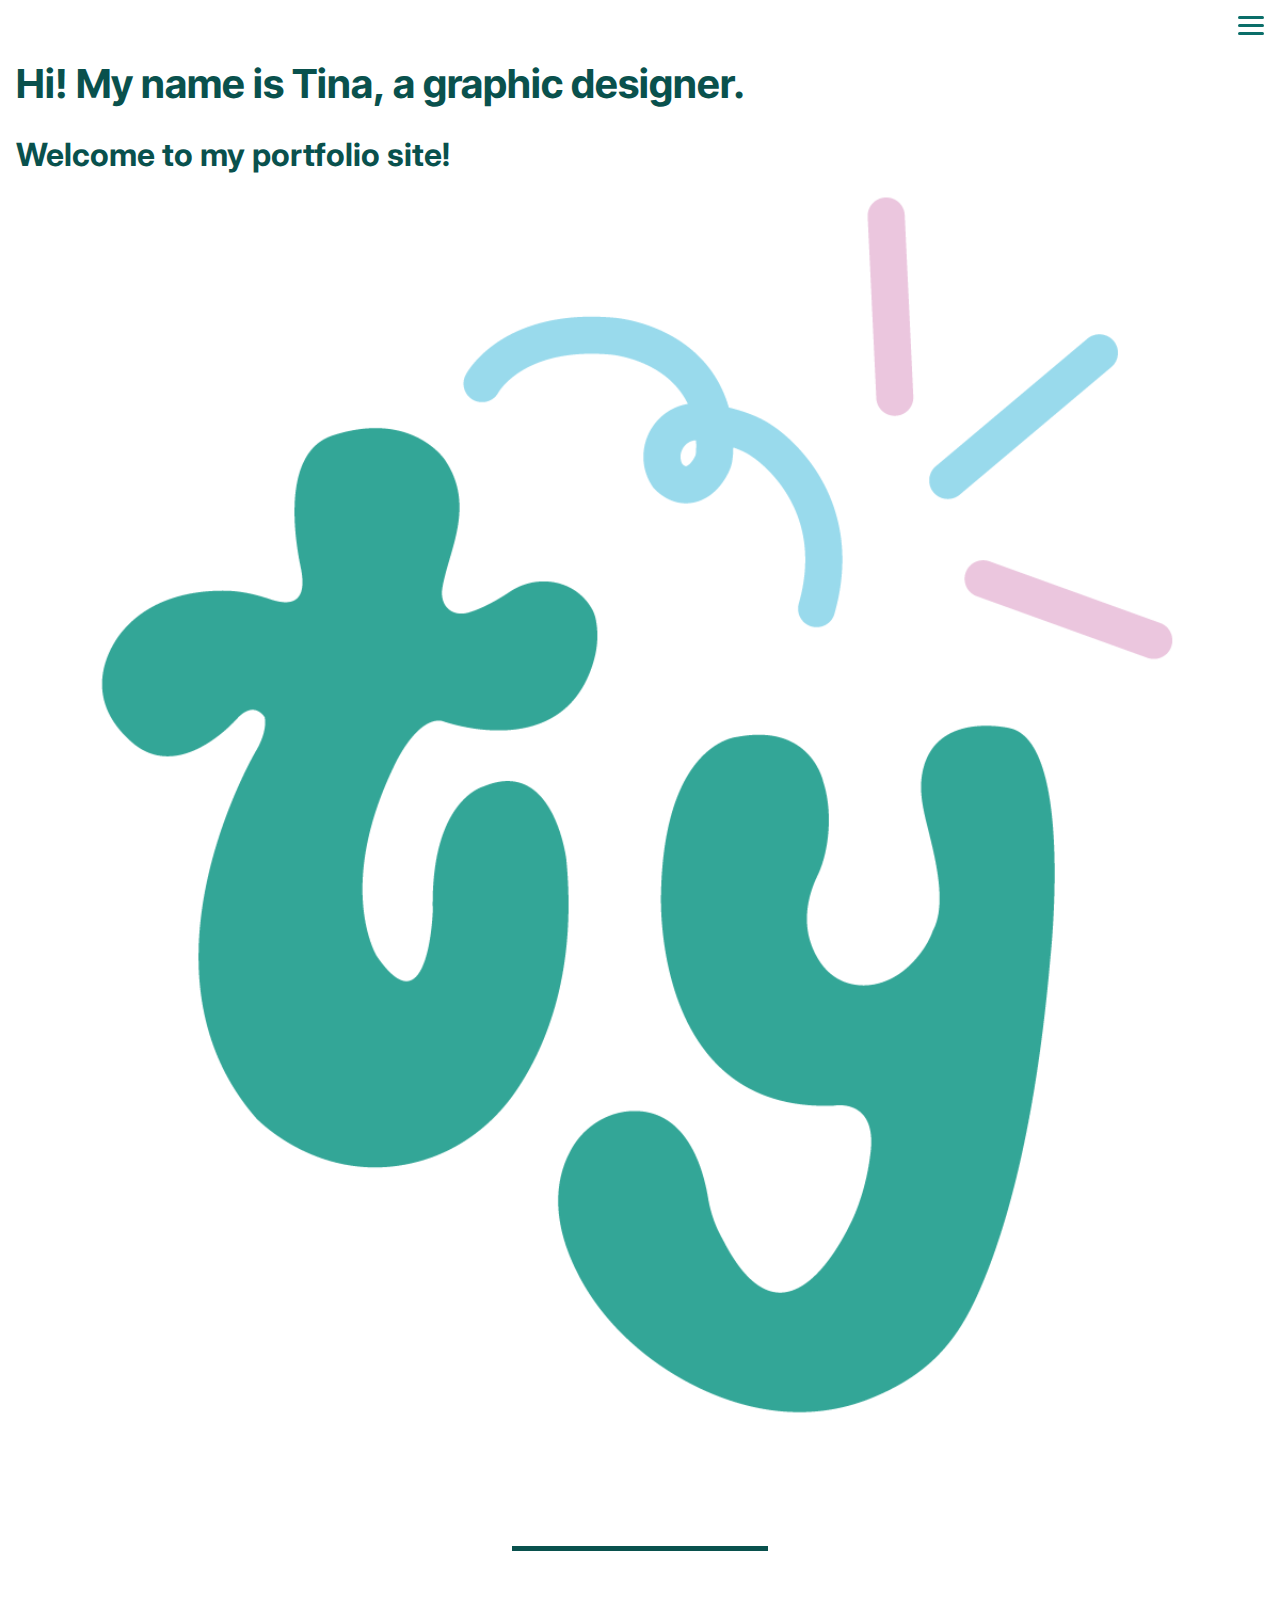
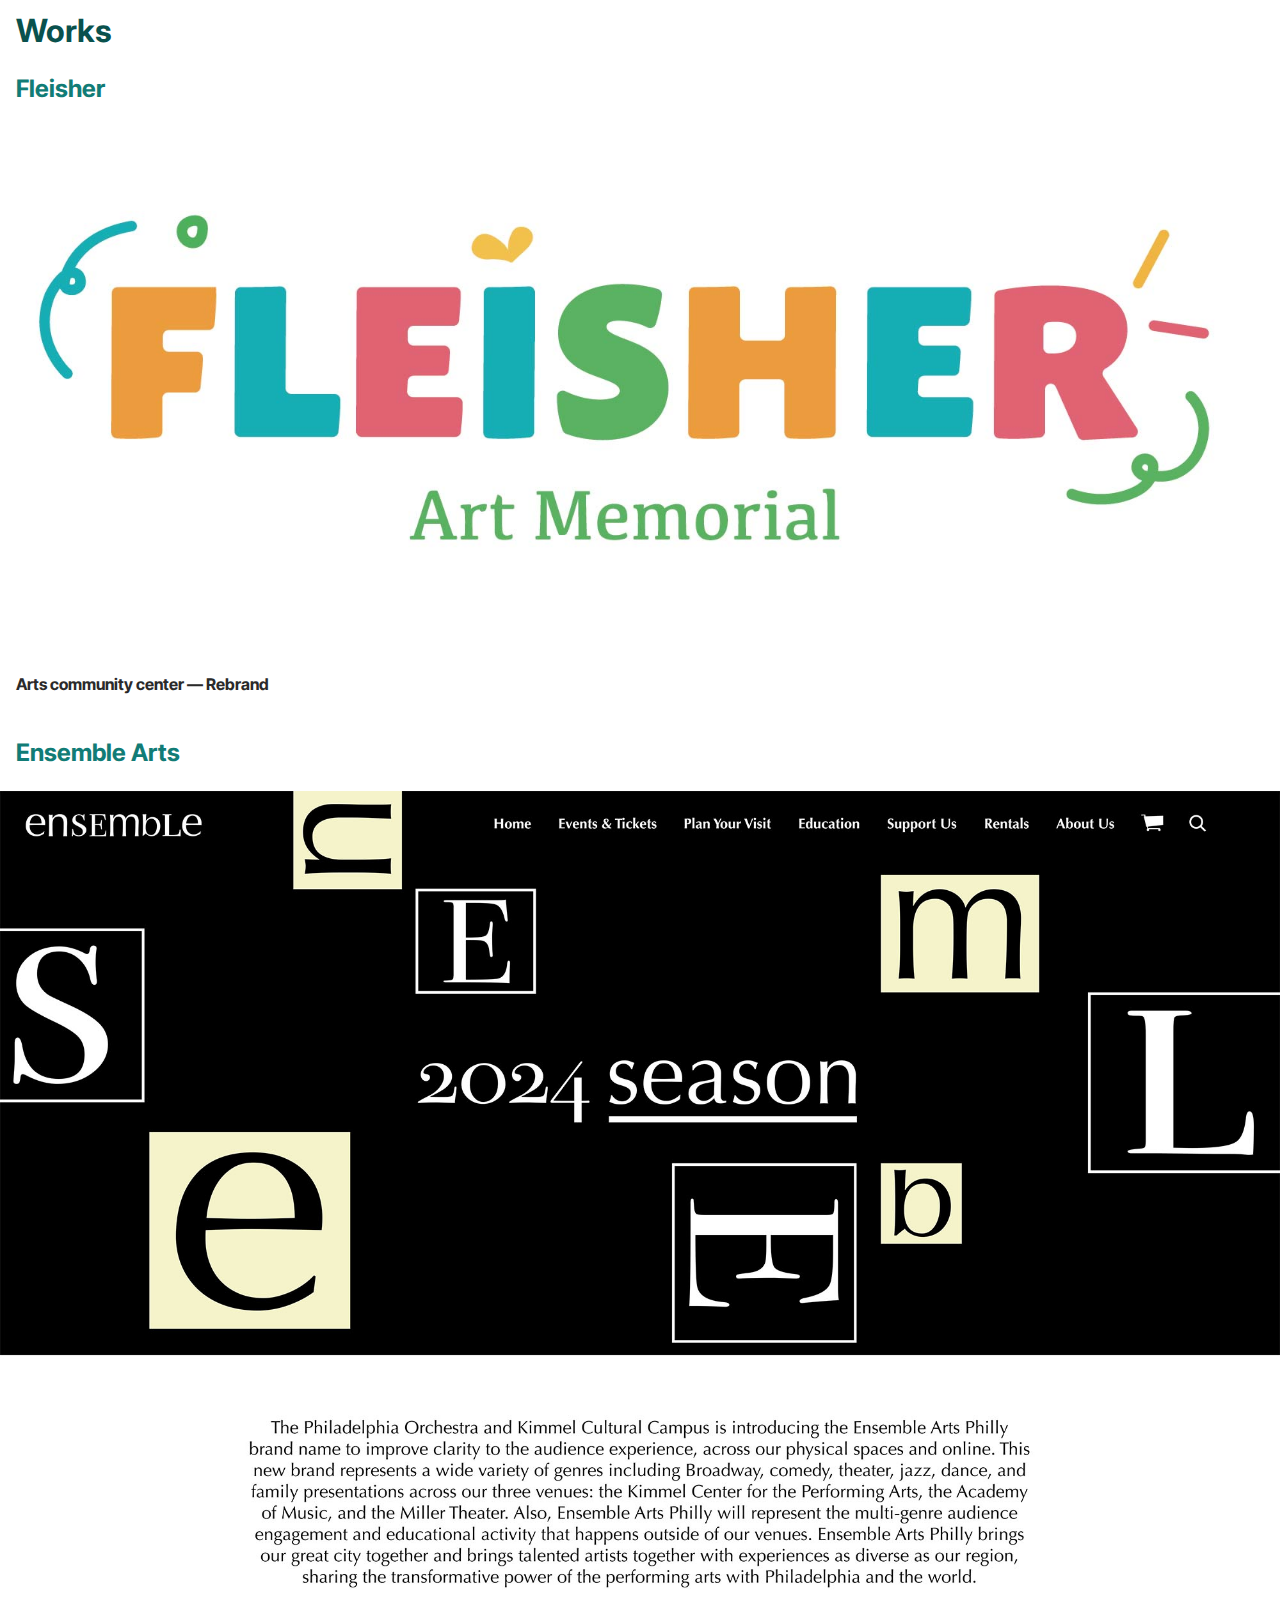
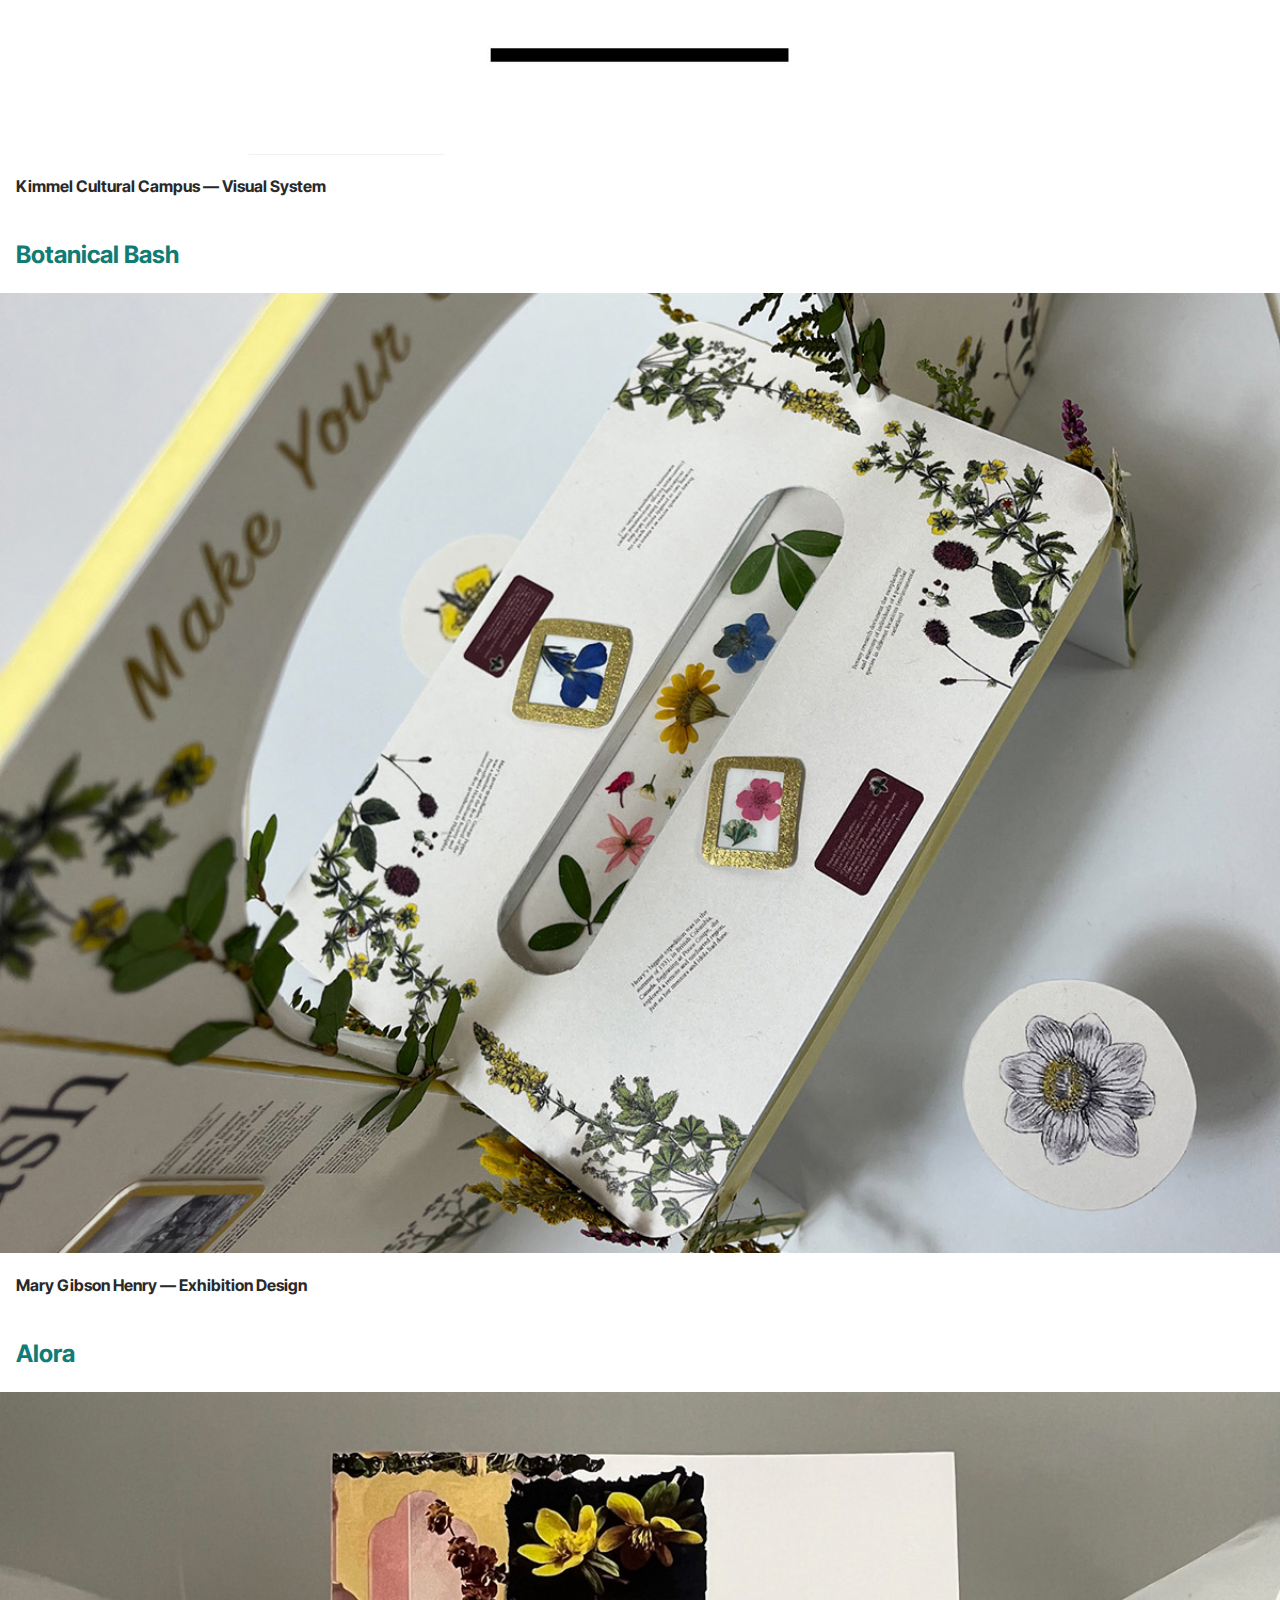
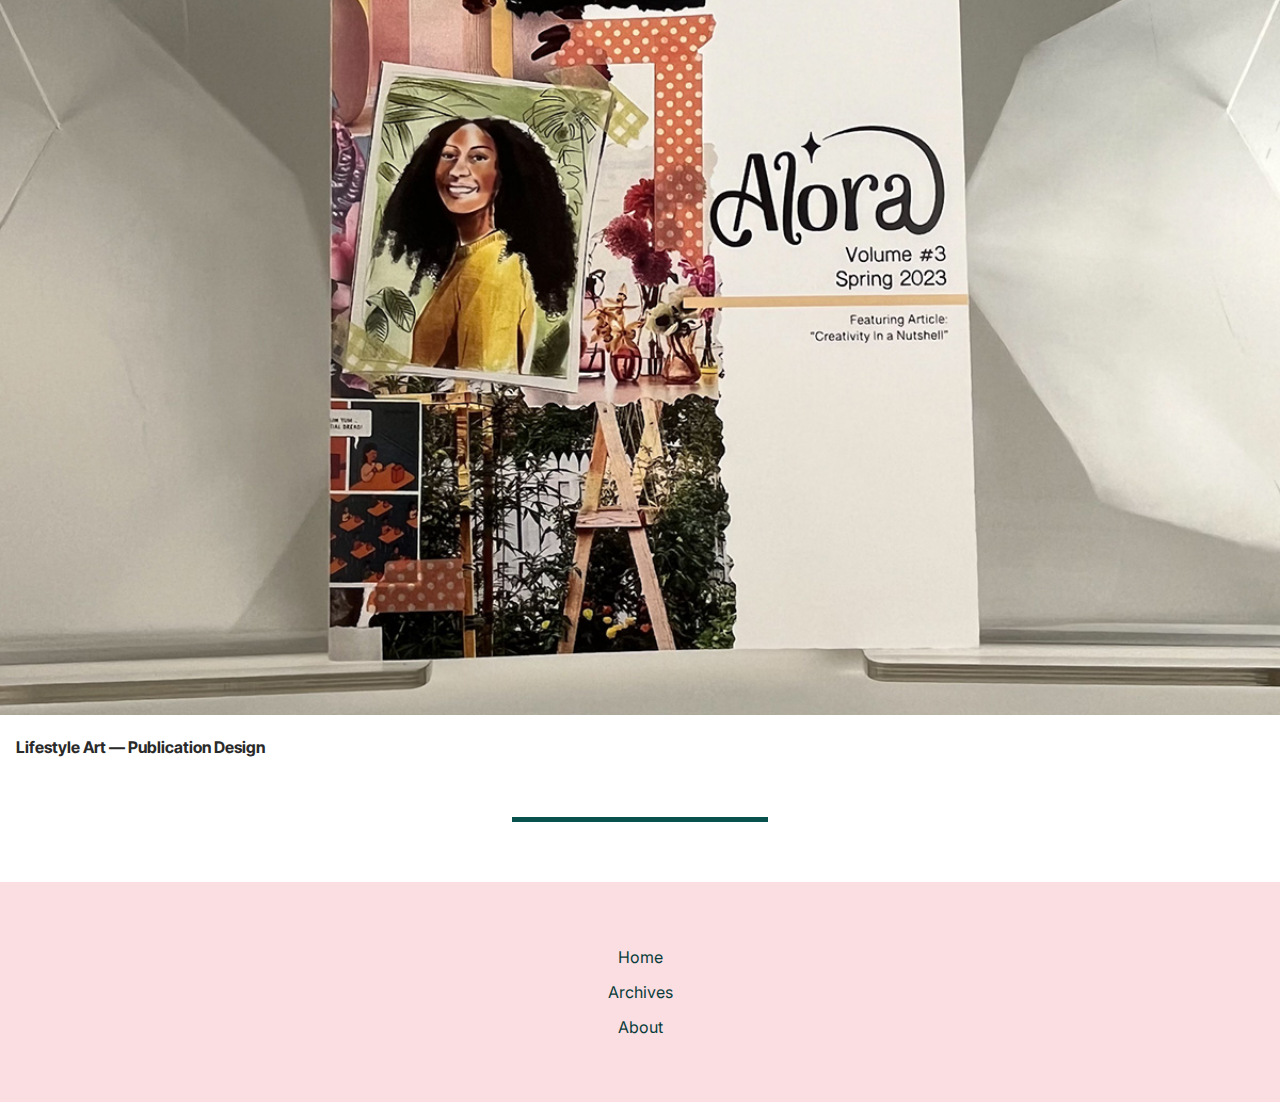
<file: deploy/index.html>
<!DOCTYPE html>
<html>
    <head>
        <meta charset="UTF-8" />
        <meta name="viewport" content="width=device-width, initial-scale=1.0" />
        <title>Home - My Portfolio</title>
        <link rel="stylesheet" href="css/styles.css"/>
    </head>

<body>
    <header>
        <input type="checkbox" name="nav-toggle" id="nav-toggle" class="nav-toggle" hidden />
        <label for="nav-toggle" class="nav-toggle-label">
          <span></span>
          <span></span>
          <span></span>
        </label>
        <nav>
          <ul>
            <li><a href="index.html">Home</a></li>
            <li><a href="archives.html">Archives</a></li>
            <li><a href="about.html">About</a></li>
          </ul>
        </nav>
      </header>
   
    <main>
        <div class="contain">
            <h1>
                Hi! My name is Tina, a graphic designer. 
            </h1> 
            <h2>
                Welcome to my portfolio site!
            </h2>
           
        </div>
        <div class="hero-img"> <img src="./images/works/tylogo.png" alt="Name Logo Image" /> </div>

    </main>
    <div class="line"></div>

    <section>
        <article>
            <a class="no-deco" href="fleisher.html">
            <div class="contain"> 
                <h2>Works</h2>
                <h3 class="spacing2">Fleisher</h3>
            </div>
            <img src="./images/works/fleisher-logo.jpg" alt="Fleisher Project Image" />
            <div class="contain">  
                <h4 class="subheader">Arts community center — Rebrand</h4>
            </div>   
            </a>
        </article>

        <article>
            <a class="no-deco" href="ensemble.html"> 
            <div class="contain"> 
                <h3>Ensemble Arts</h3> 
            </div> 
            <img src="./images/works/ensemble-logo.jpg" alt="Ensemble Project Image" />
            <div class="contain">
                <h4 class="subheader">Kimmel Cultural Campus — Visual System</h4>
            </div>
            </a>
       
        </article>

        <article>
            <a class="no-deco" href="botanical.html">
            <div class="contain">
                <h3>Botanical Bash</h3>
            </div>
            <img src="./images/works/exhibition-logo.jpg" alt="Botanical Project Image" />
            <div class="contain">
                <h4 class="subheader">Mary Gibson Henry — Exhibition Design</h4>
            </div>
            </a>
        </article>

        <article>
            <a class="no-deco" href="alora.html">
            <div class="contain">
                <h3>Alora</h3>
            </div>
            <img src="./images/works/alora-logo.jpg" alt="Botanical Project Image" />
            <div class="contain">
                <h4 class="subheader">Lifestyle Art — Publication Design</h4>
            </div>
            </a>
        </article>
        
    </section>
    <div class="line"></div>
    <footer class="footer">
        <nav>
        <ul>
            <li> <a href="index.html">Home</a></li>
            <li> <a href="archives.html">Archives</a></li>
            <li> <a href="about.html">About</a></li>
        </ul>
        </nav>
    </footer>
</body>

</html>
</file>
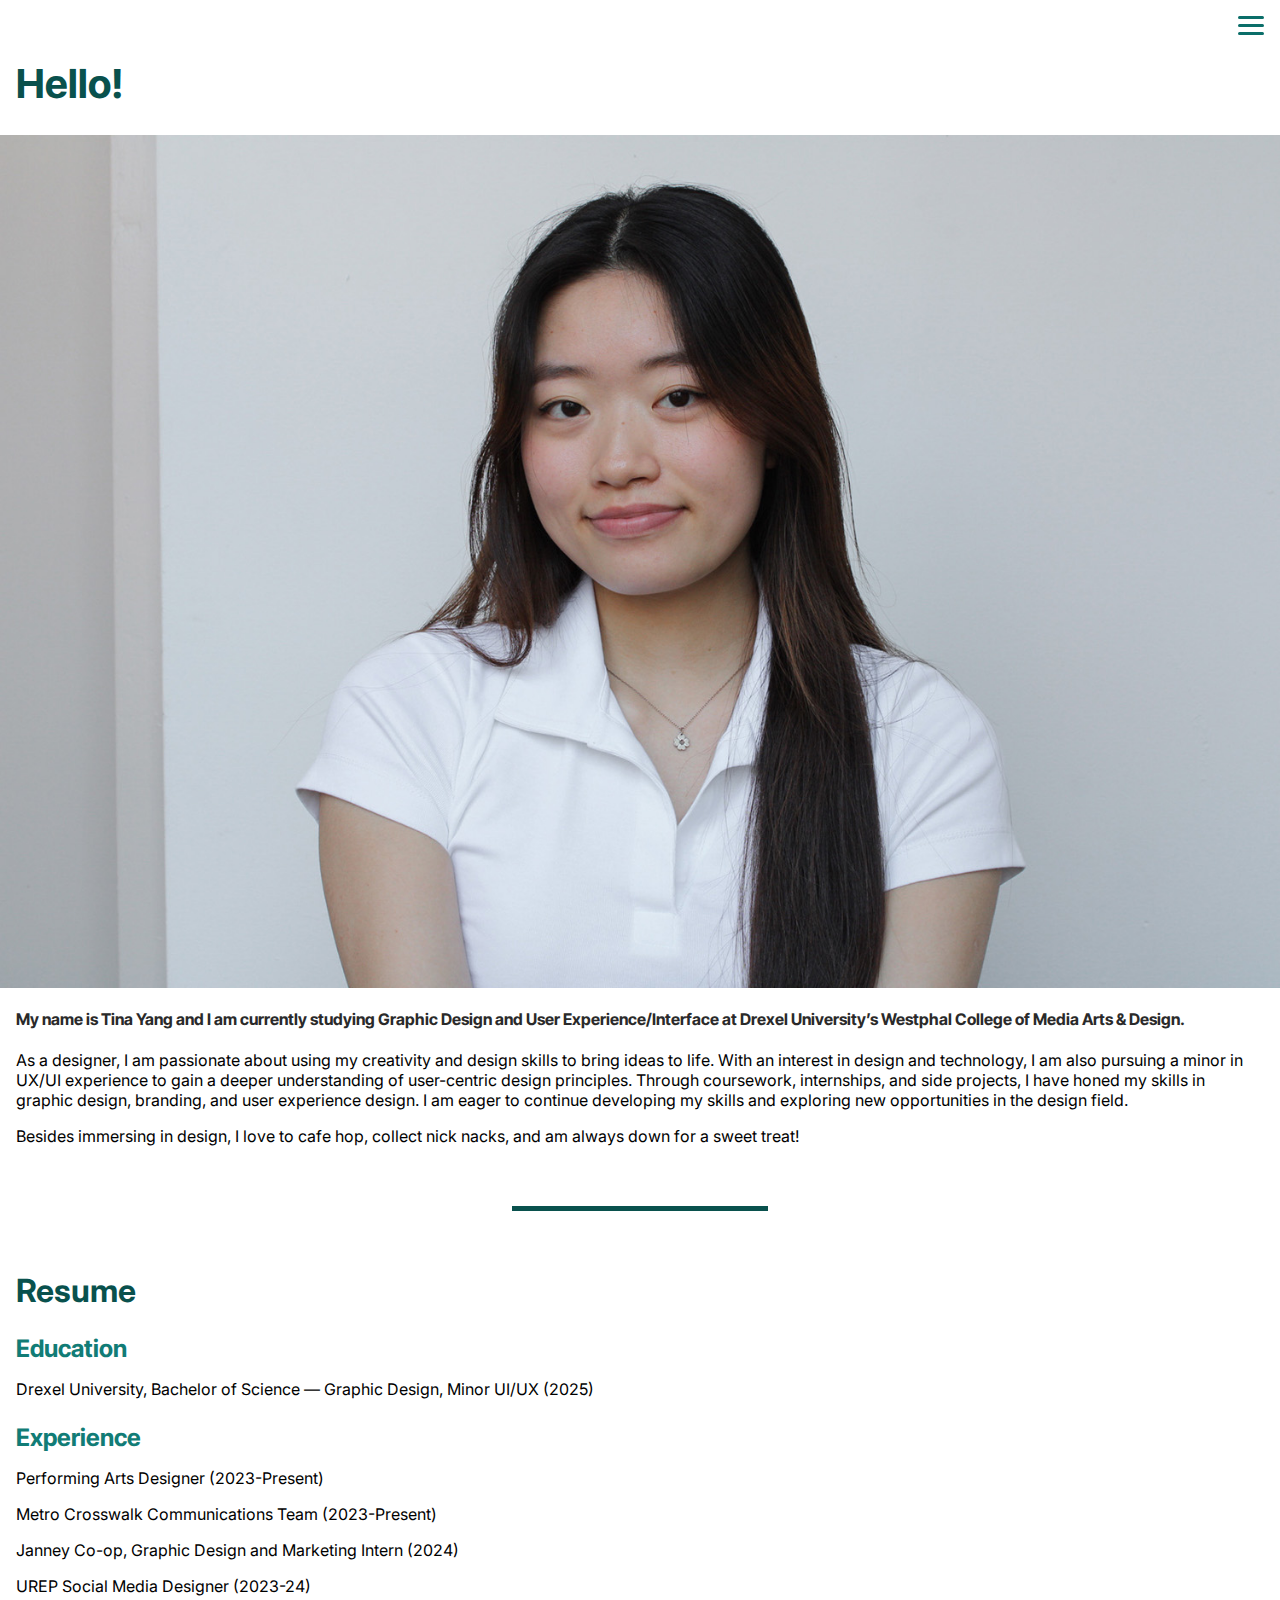
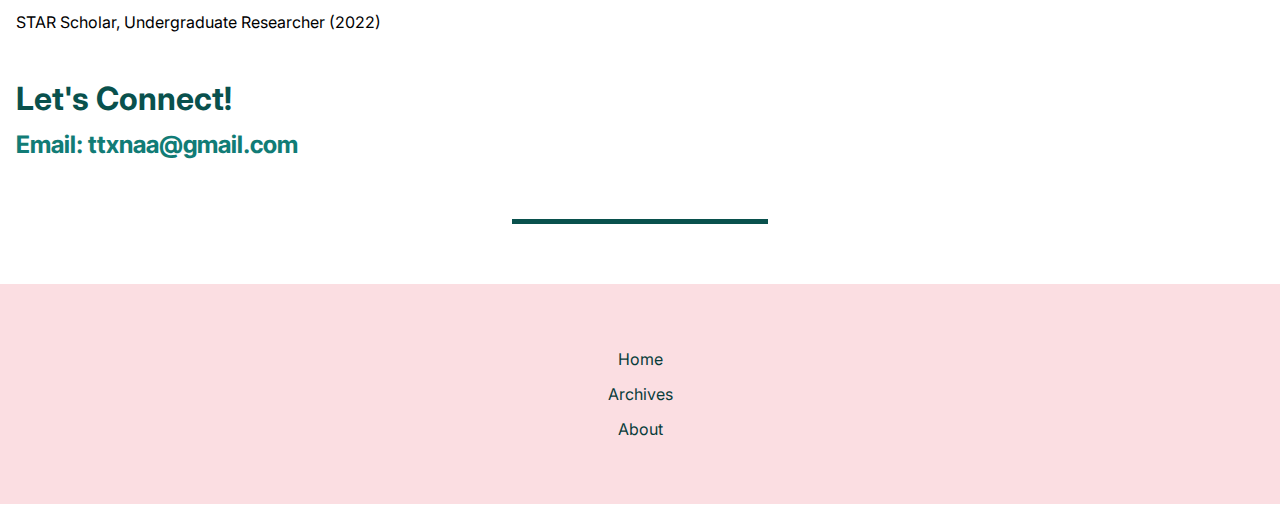
<file: deploy/about.html>
<!DOCTYPE html>
<html>
    <head>
        <meta charset="UTF-8" />
        <meta name="viewport" content="width=device-width, initial-scale=1.0" />
        <title>About</title>
        <link rel="stylesheet" href="css/styles.css"/>
    </head>

<body>
    <header>
        <input type="checkbox" id="nav-toggle" class="nav-toggle" hidden />
        <label for="nav-toggle" class="nav-toggle-label">
          <span></span>
          <span></span>
          <span></span>
        </label>
        <nav>
          <ul>
            <li><a href="index.html">Home</a></li>
            <li><a href="archives.html">Archives</a></li>
            <li><a href="about.html">About</a></li>
          </ul>
        </nav>
      </header>
      
    <main>
        <div class="contain"> 
            <h1> Hello! </h1>
        </div>
        <img src="images/about/about.jpg" alt="Profile Picture">
        <div class="contain"> 
            <h4 class="subheader">My name is Tina Yang and I am currently studying Graphic Design and User Experience/Interface at Drexel University’s Westphal College of Media Arts & Design.</h4>
            <p class="description">As a designer, I am passionate about using my creativity and design skills to bring ideas to life. With an interest in design and technology, I am also pursuing a minor in UX/UI experience to gain a deeper understanding of user-centric design principles. Through coursework, internships, and side projects, I have honed my skills in graphic design, branding, and user experience design. I am eager to continue developing my skills and exploring new opportunities in the design field.</p>
            <p class="description">
            Besides immersing in design, I love to cafe hop, collect nick nacks, and am always down for a sweet treat!
            </p>
        </div>
    </main>

    <div class="line"></div>

    <div class="contain"> 
        <section>
        <h2>Resume</h2>
            <section>
                <h3 class="spacing2">Education</h3>
                <p class="description">
                Drexel University, Bachelor of Science — Graphic Design, Minor UI/UX (2025)</p>
            </section>

            <section>
                <h3 class="spacing2">Experience</h3>
                <p class="description">
                Performing Arts Designer (2023-Present) </p>
                <p class="description">
                Metro Crosswalk Communications Team (2023-Present)</p>
                <p class="description">
                Janney Co-op, Graphic Design and Marketing Intern (2024)</p>
                <p class="description">
                UREP Social Media Designer (2023-24)
                </p>
                <p class="description">
                STAR Scholar, Undergraduate Researcher (2022)
                </p>
            </section>
        </section>
    
        <section>
            <h2 class="spacing" >Let's Connect!</h2>
            <h3 class="email"> Email: ttxnaa@gmail.com</h3>
        </section>
    </div>

<div class="line"></div>
    <footer class="footer">
        <nav>
        <ul>
            <li> <a href="index.html">Home</a></li>
            <li> <a href="archives.html">Archives</a></li>
            <li> <a href="about.html">About</a></li>
        </ul>
        </nav>
    </footer>
</body>
</html>
</file>
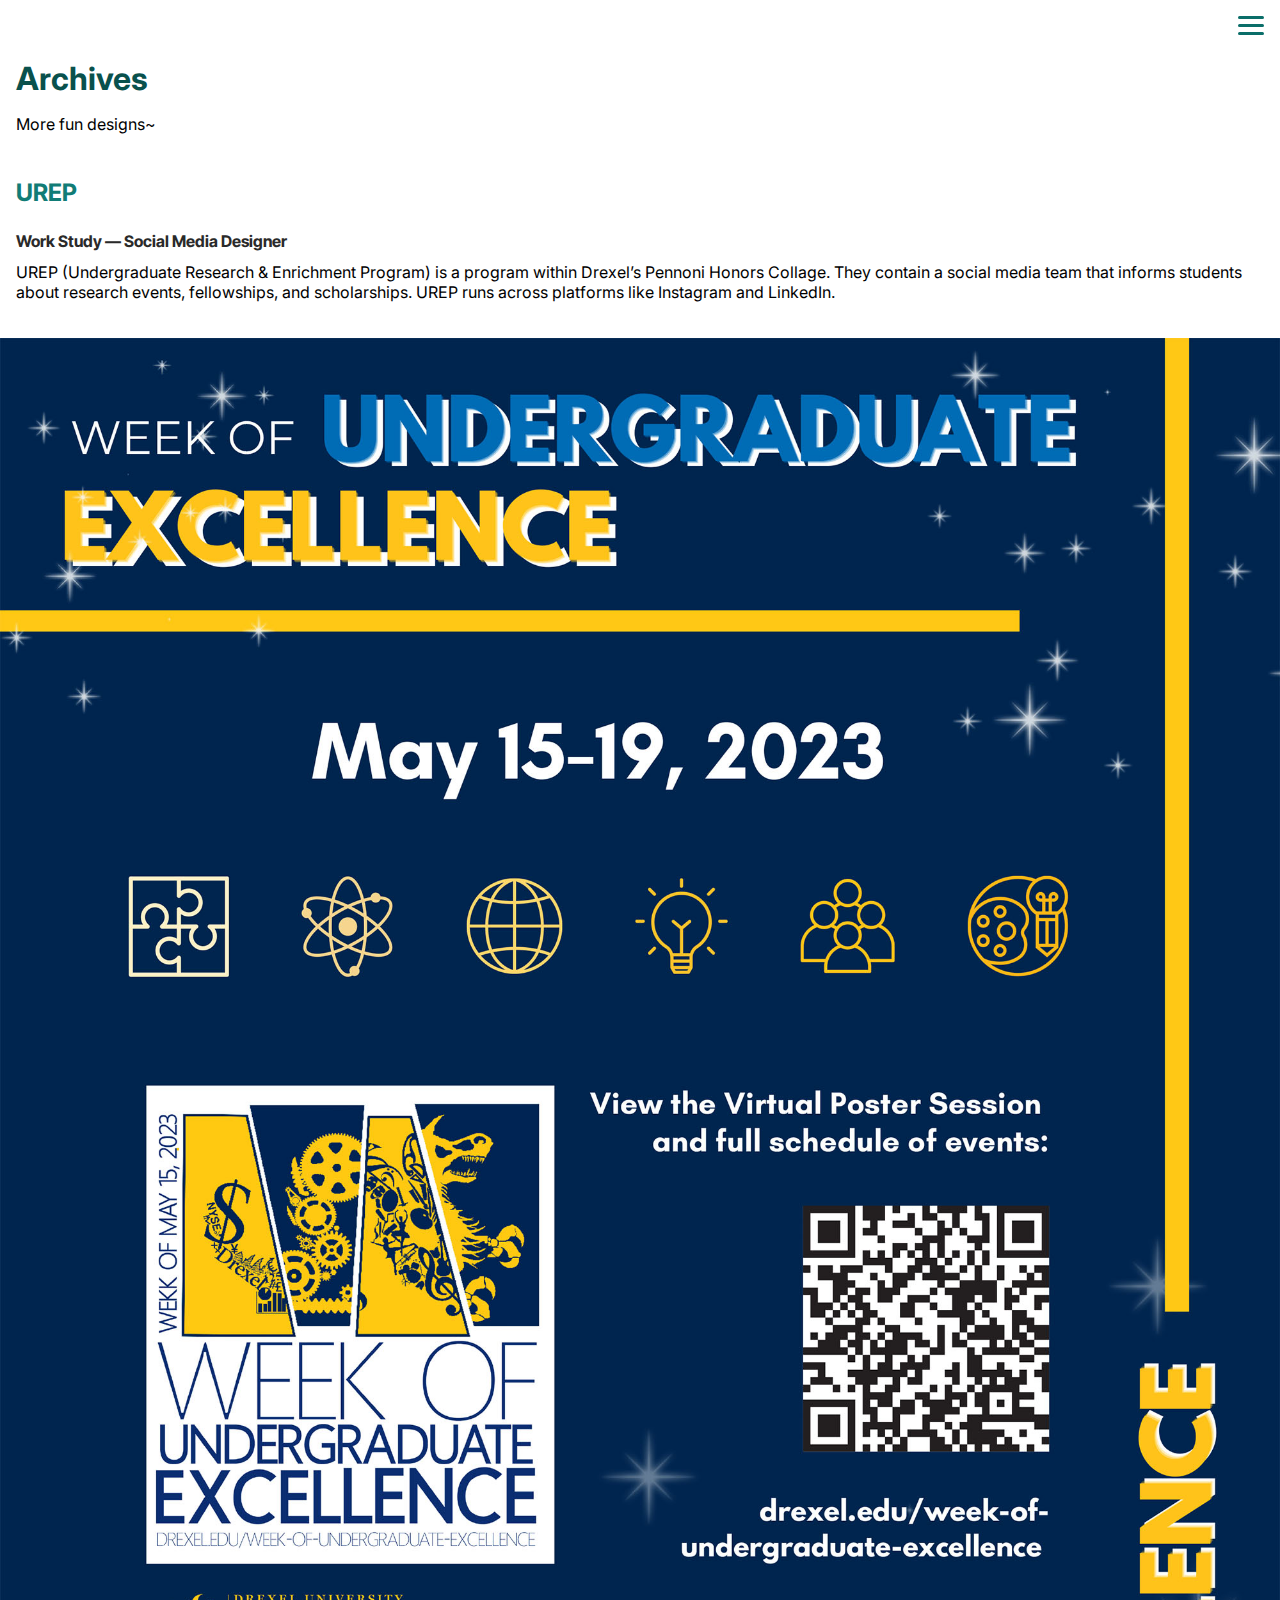
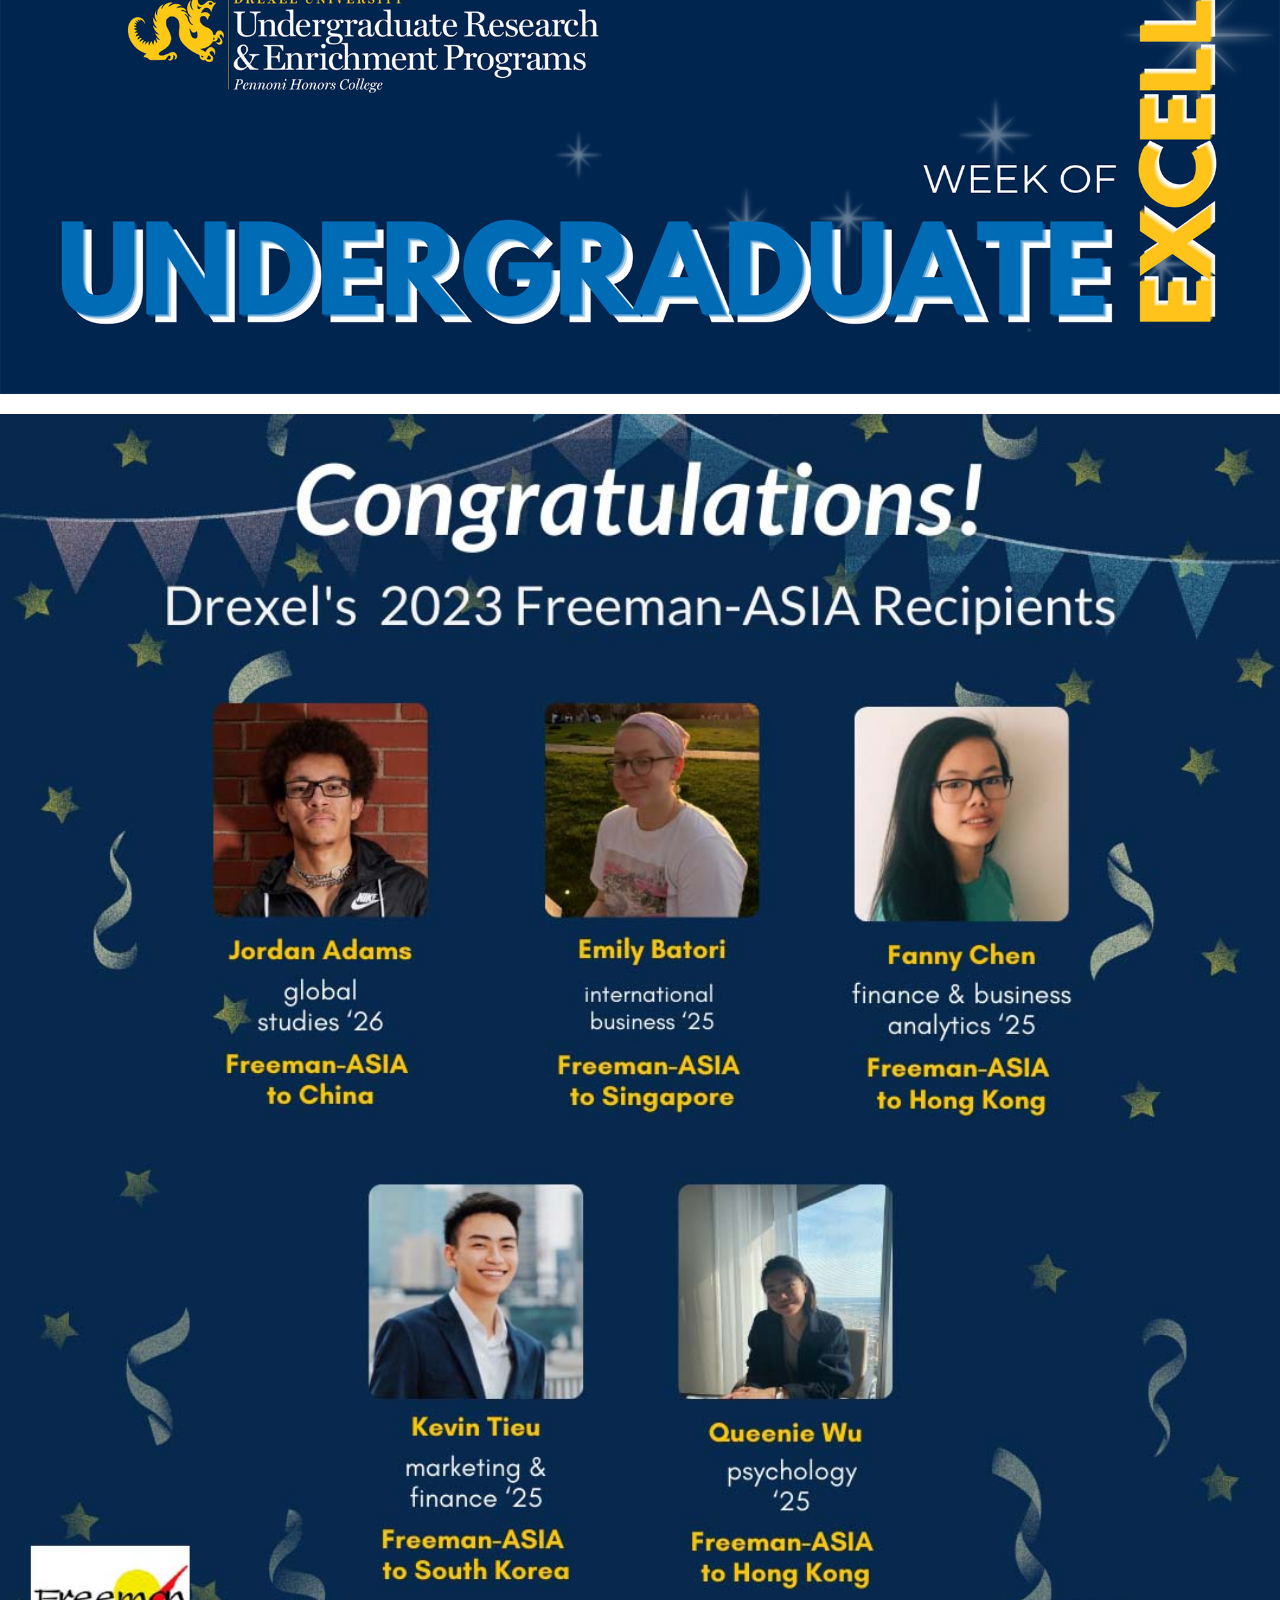
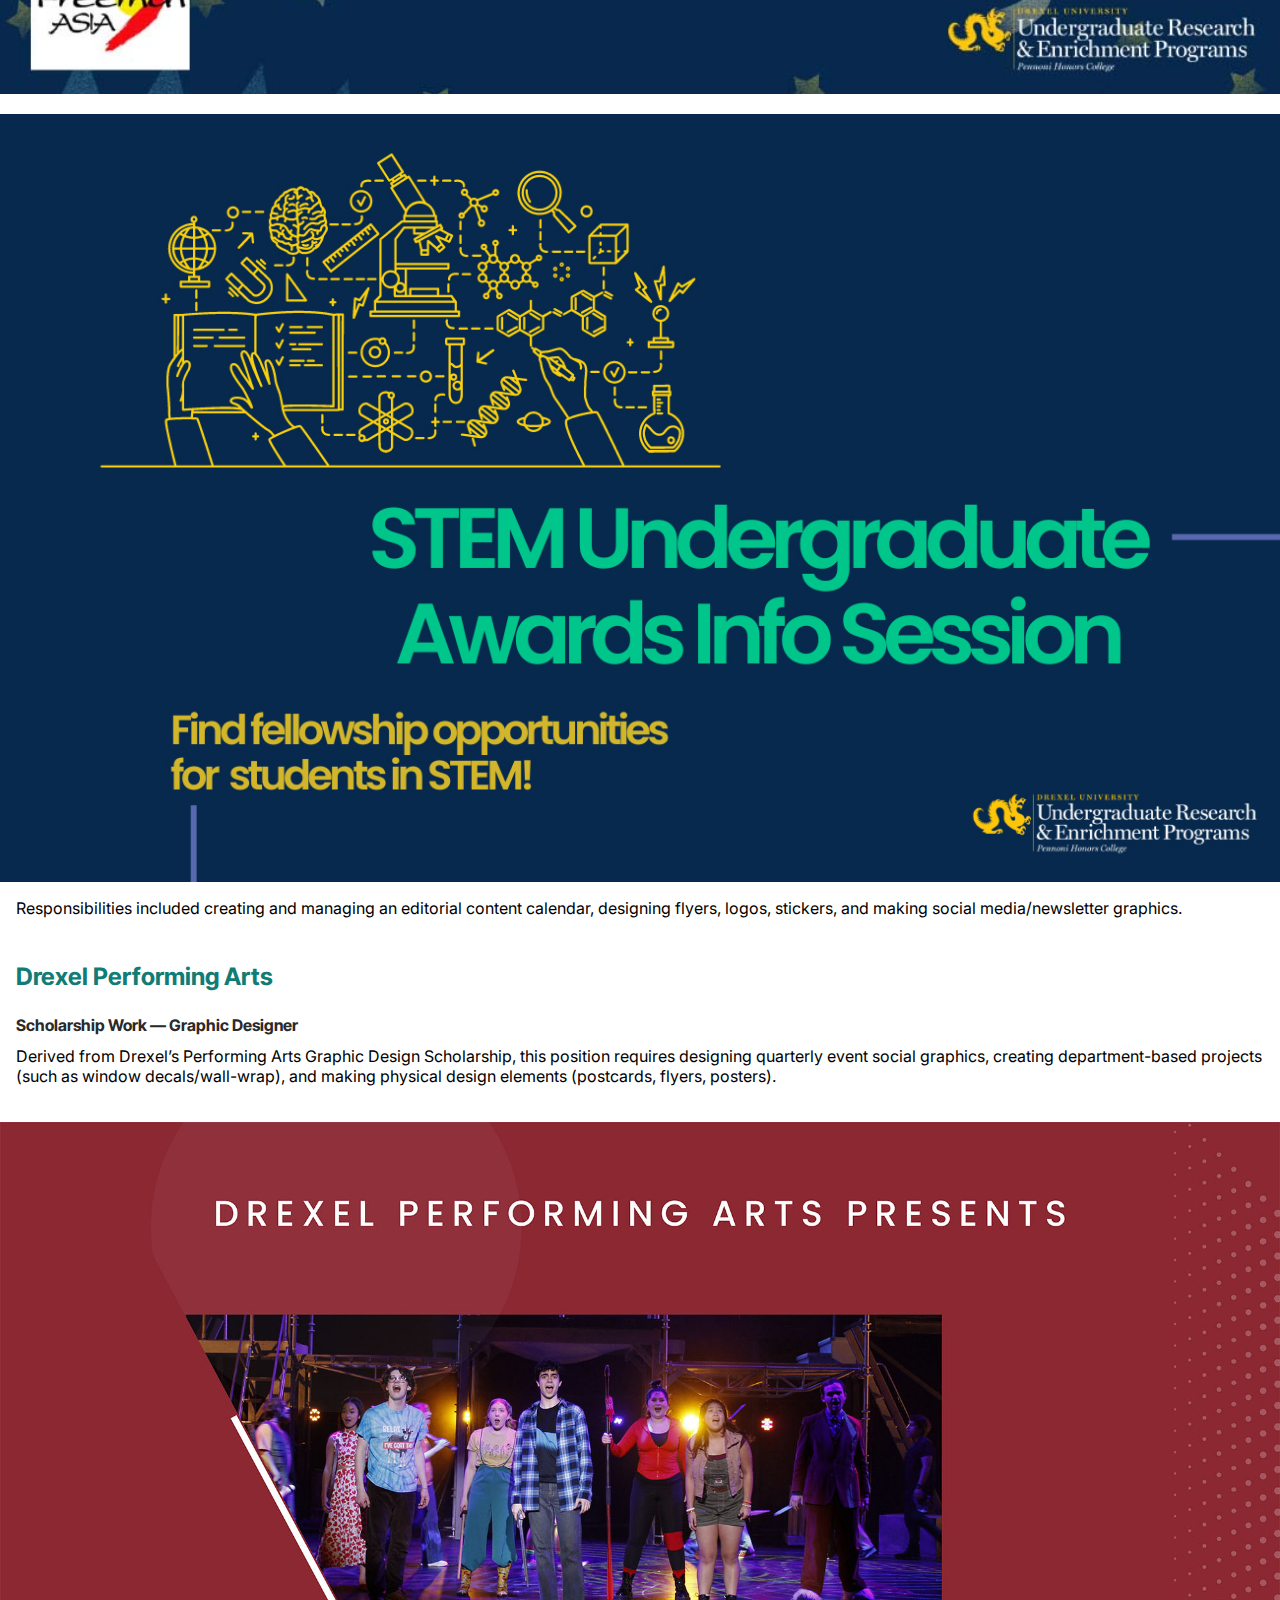
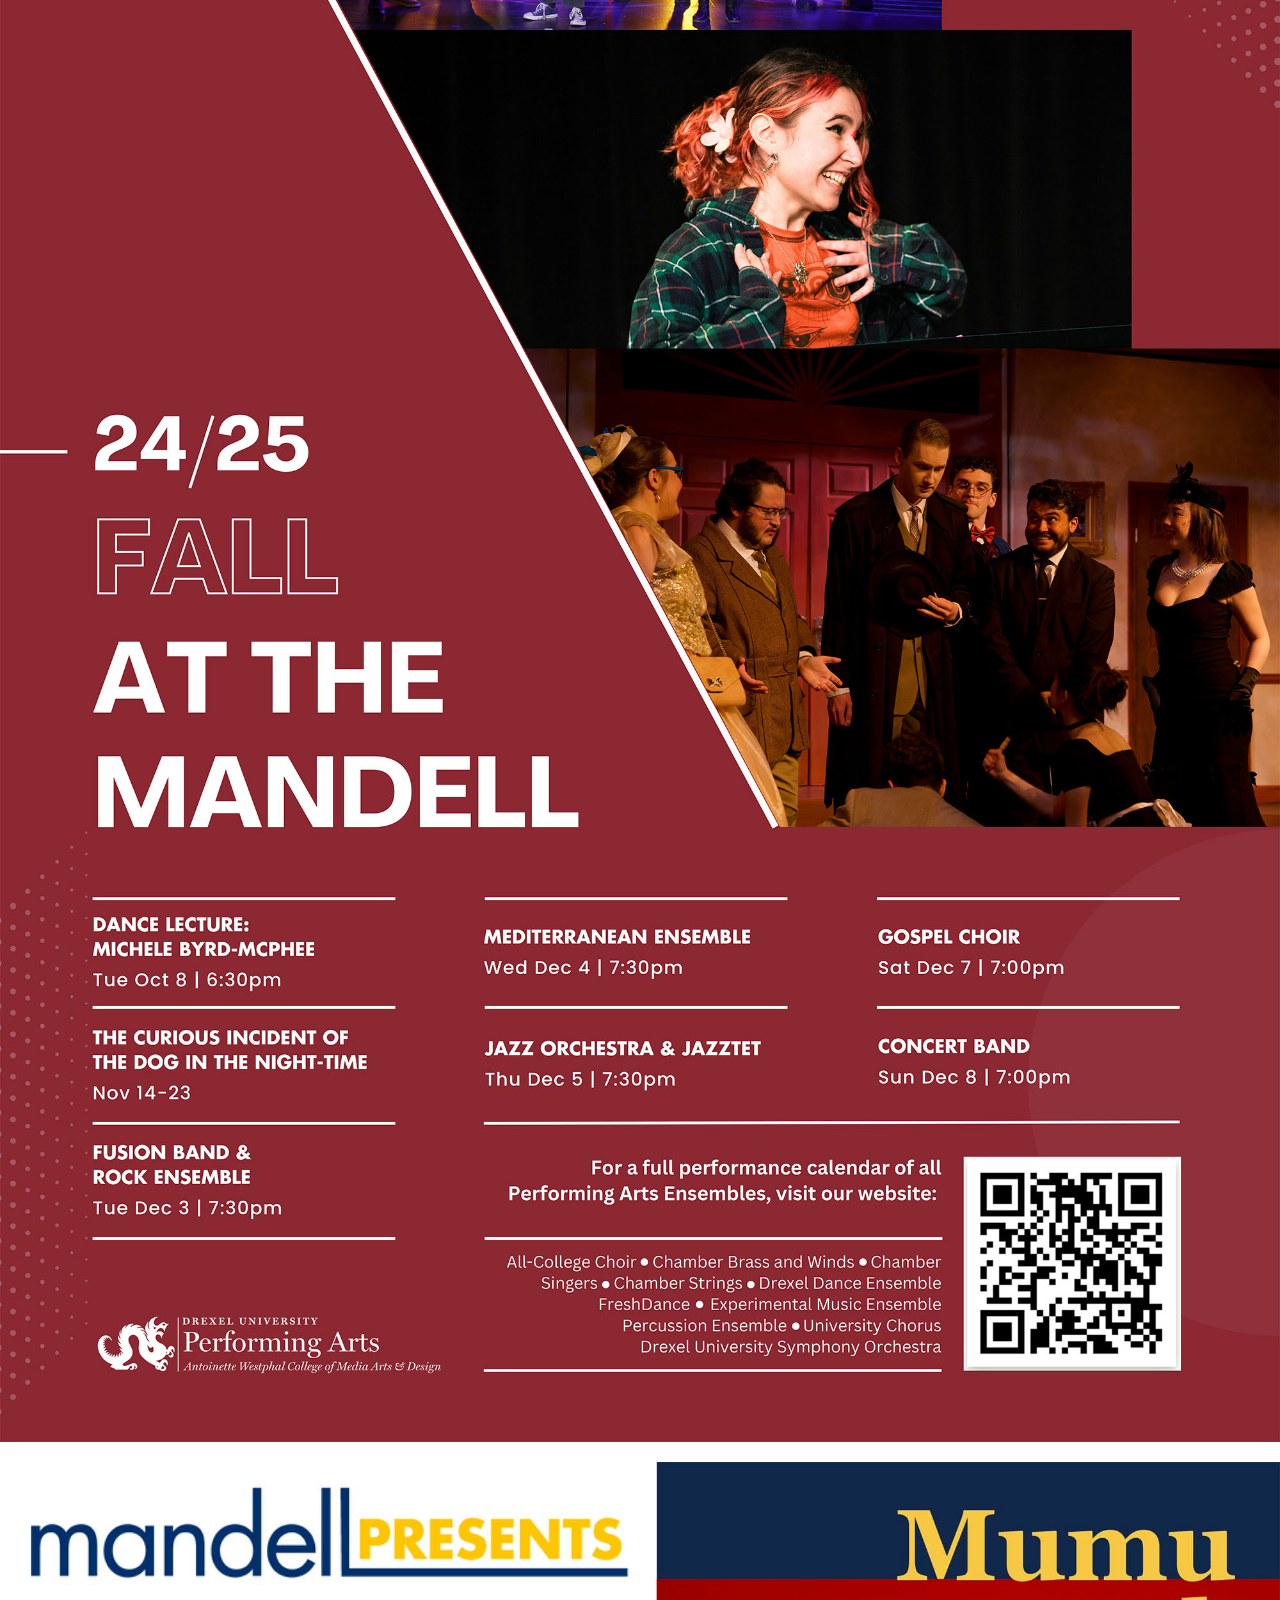
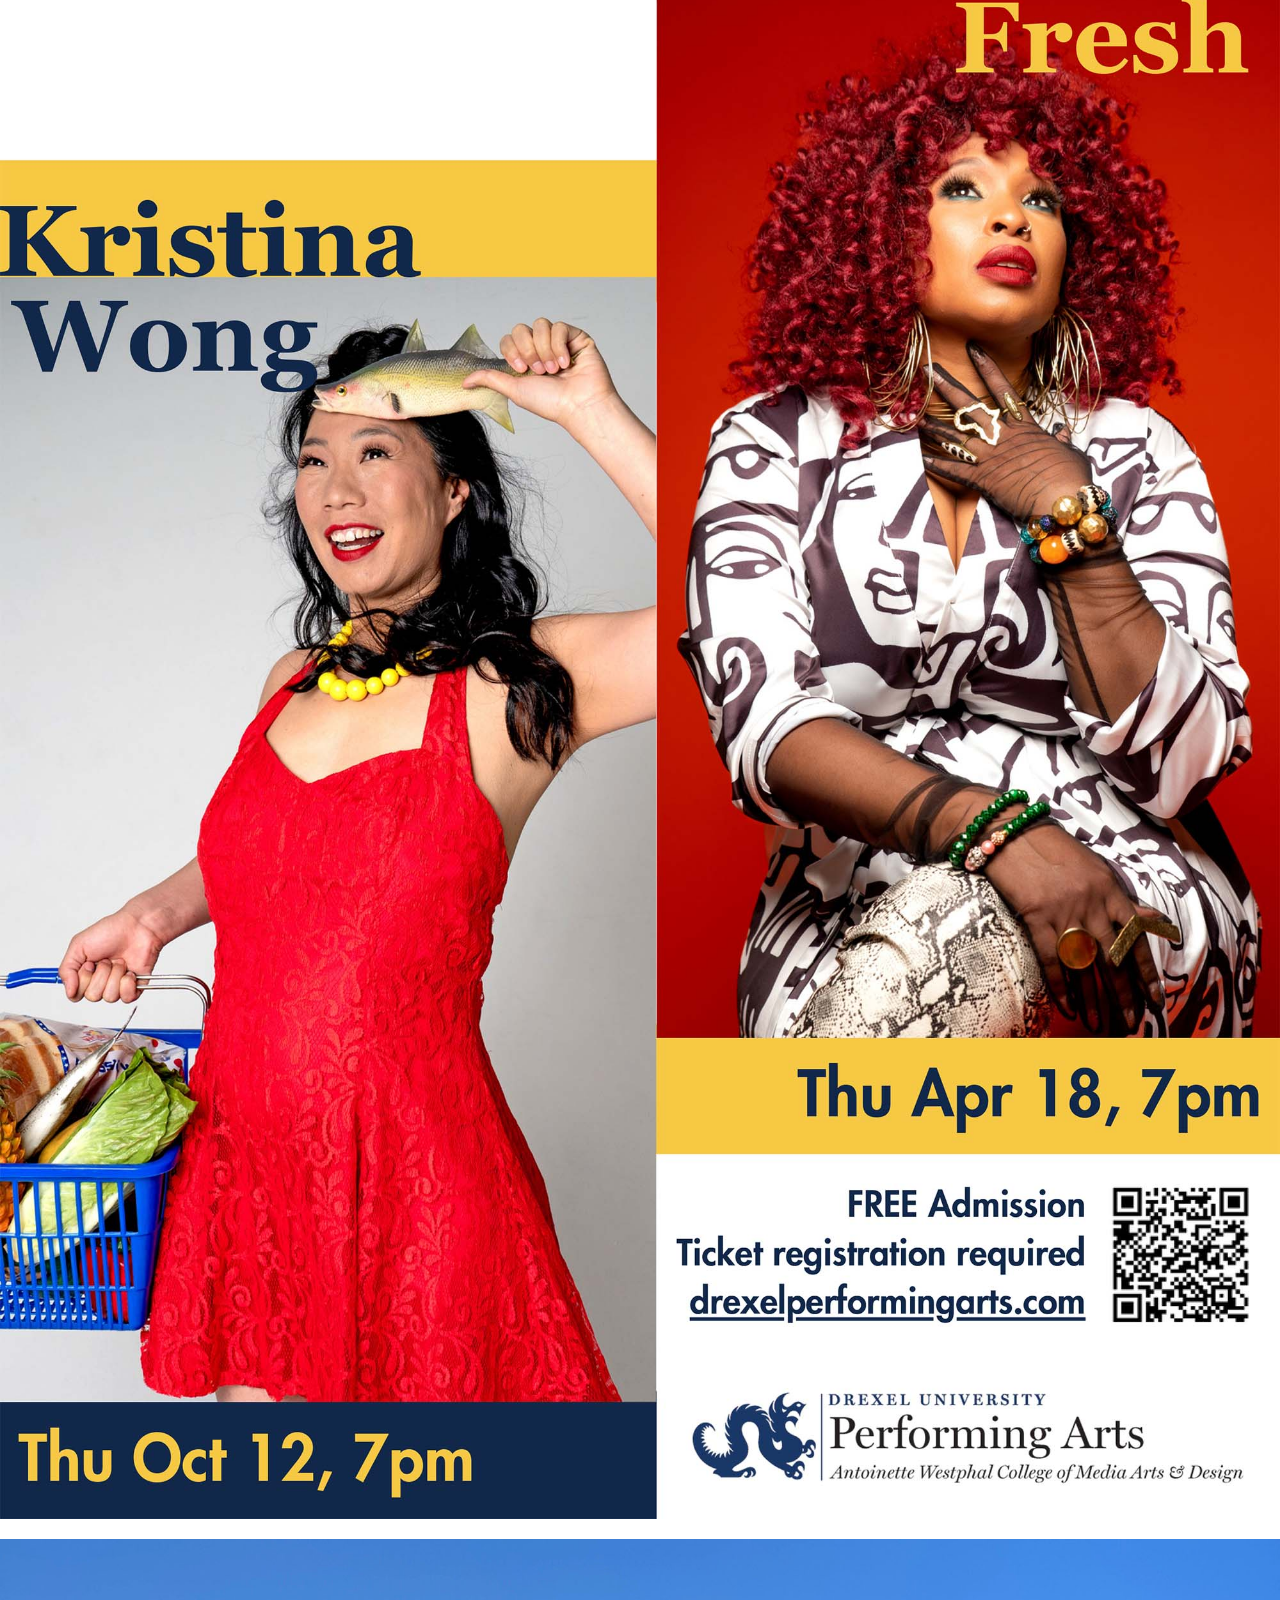
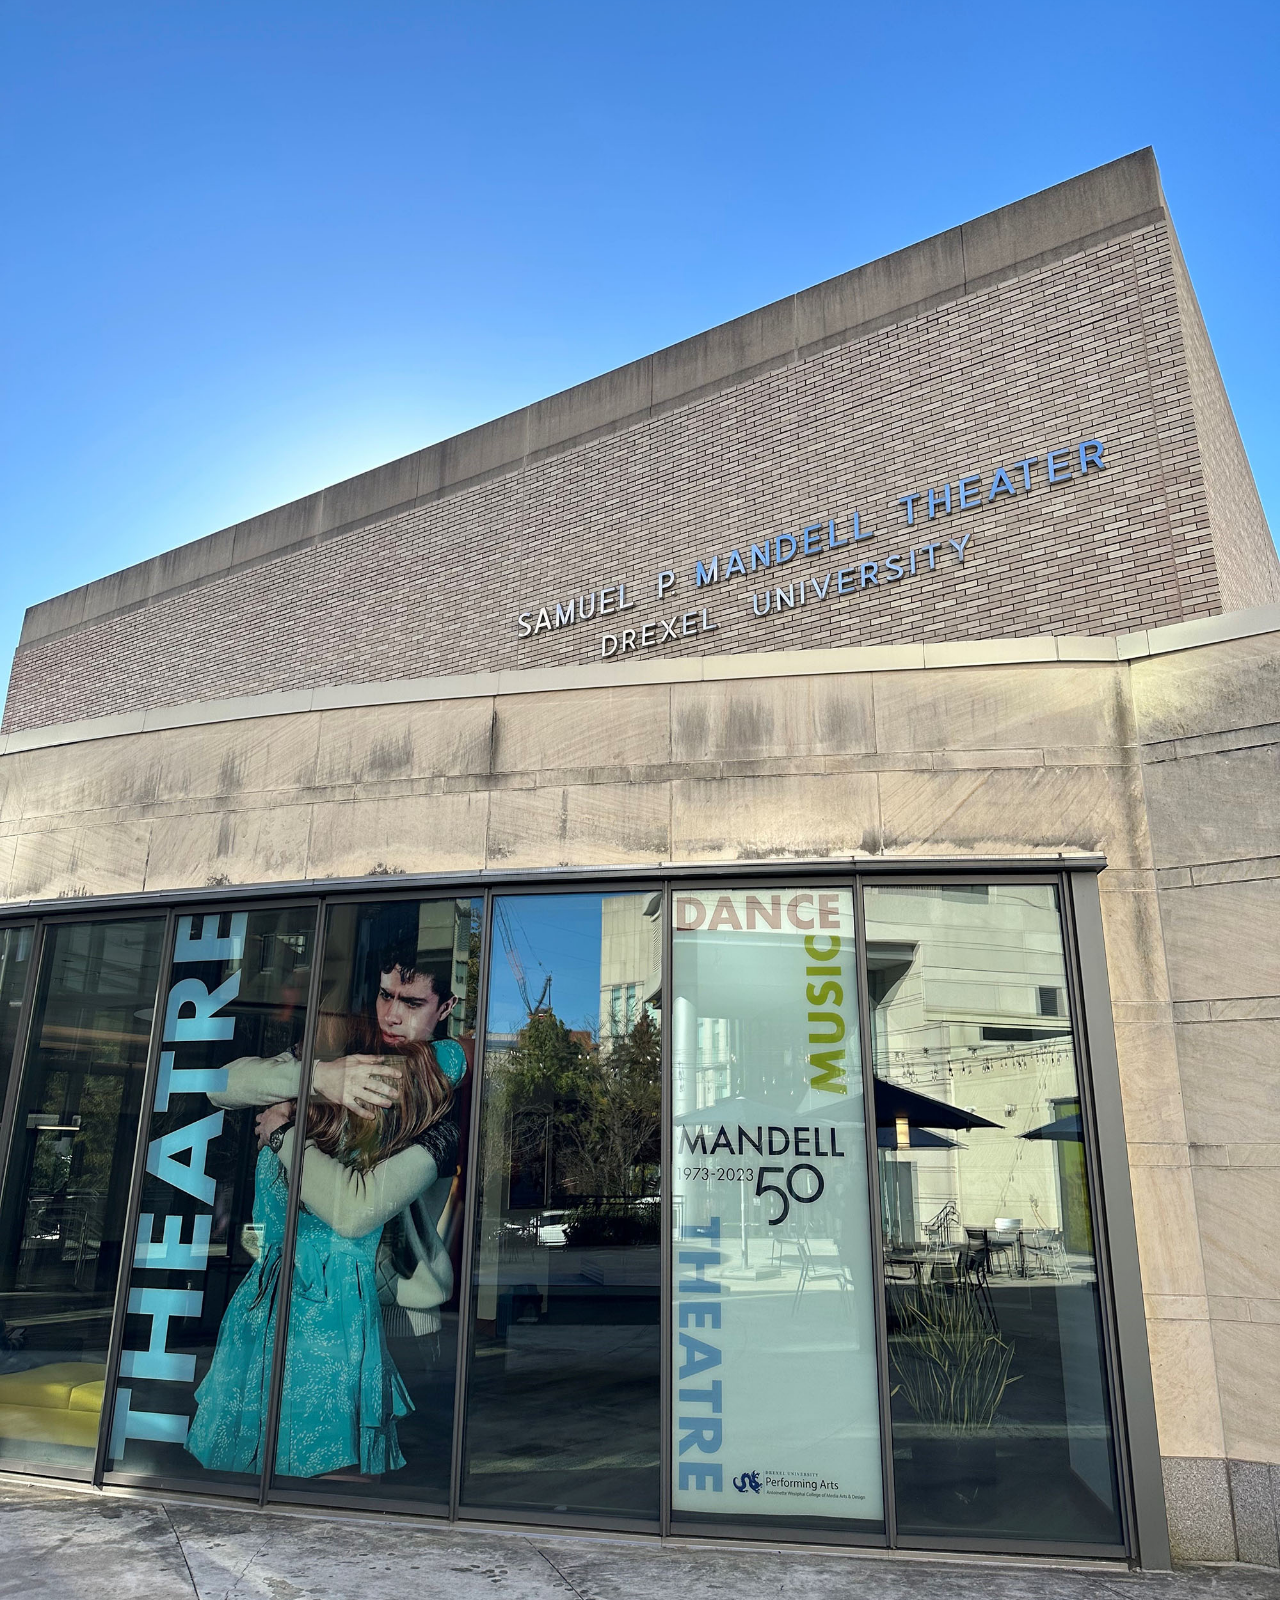
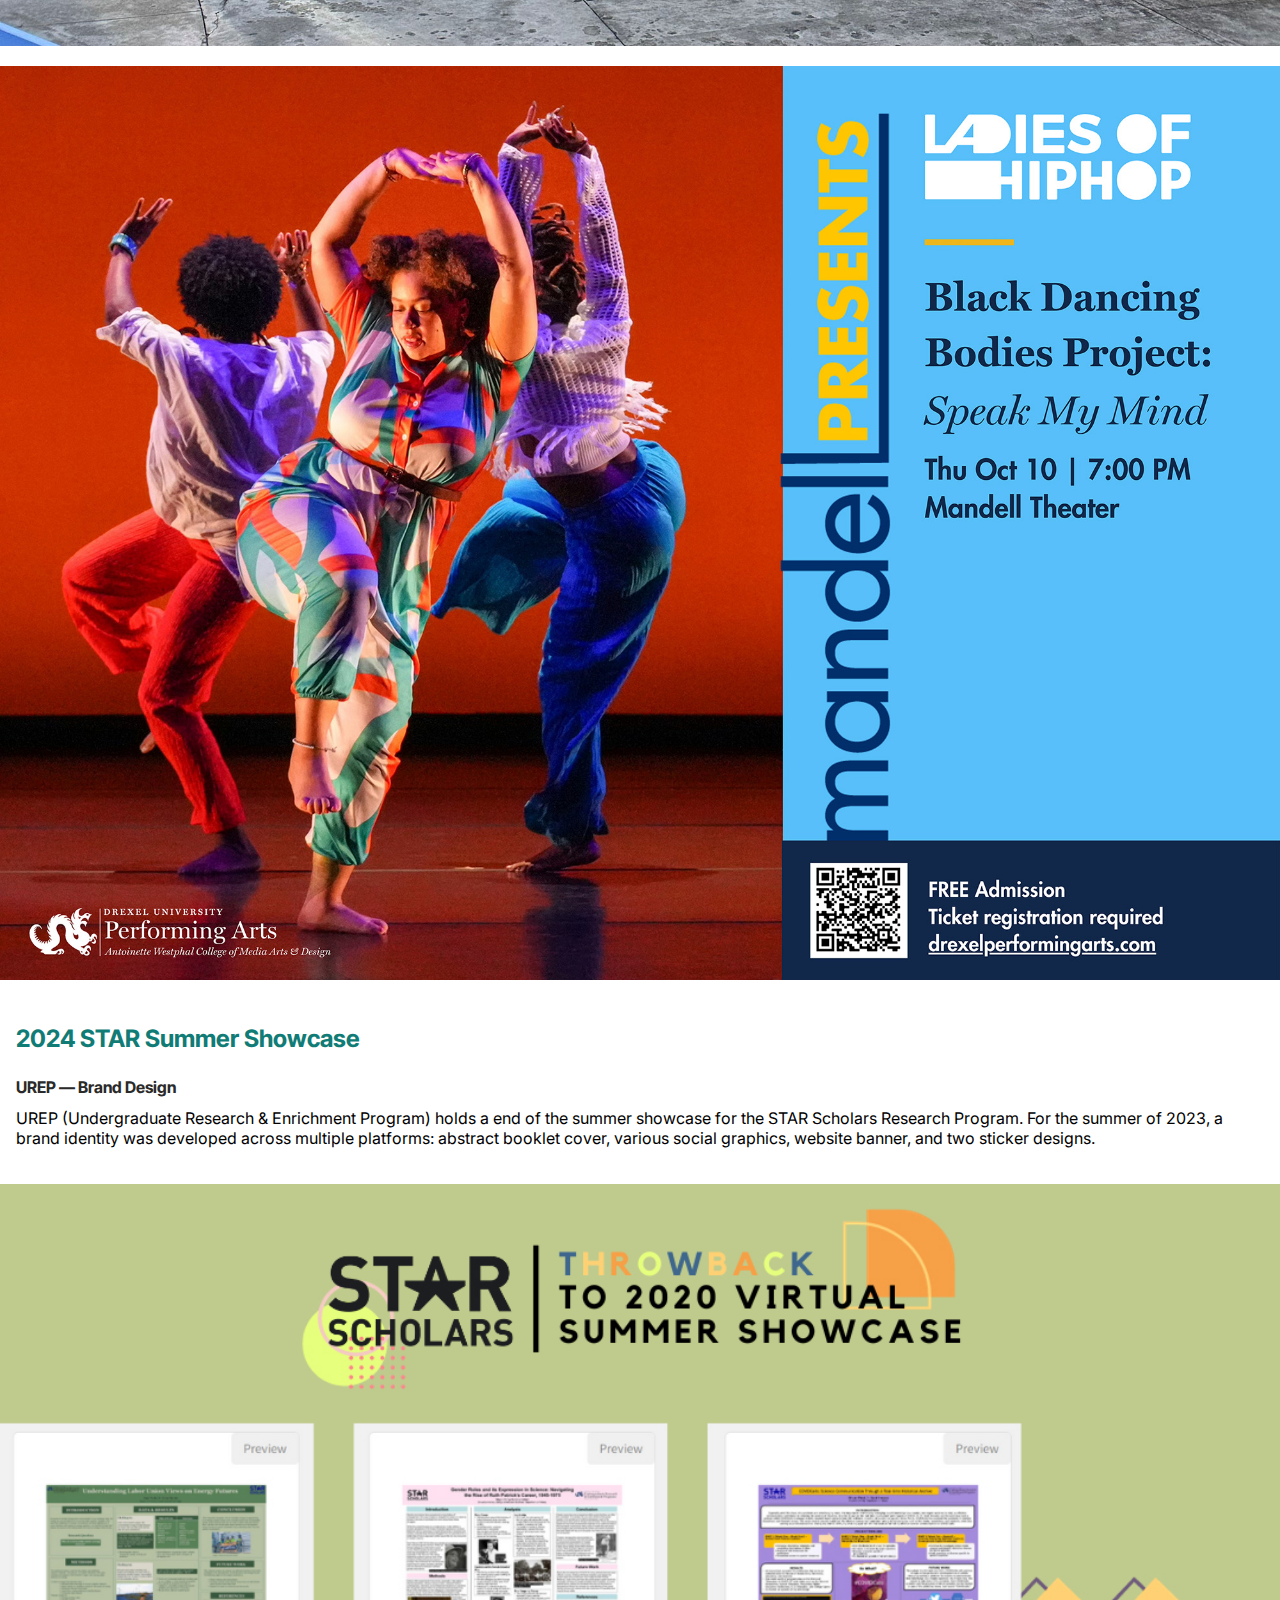
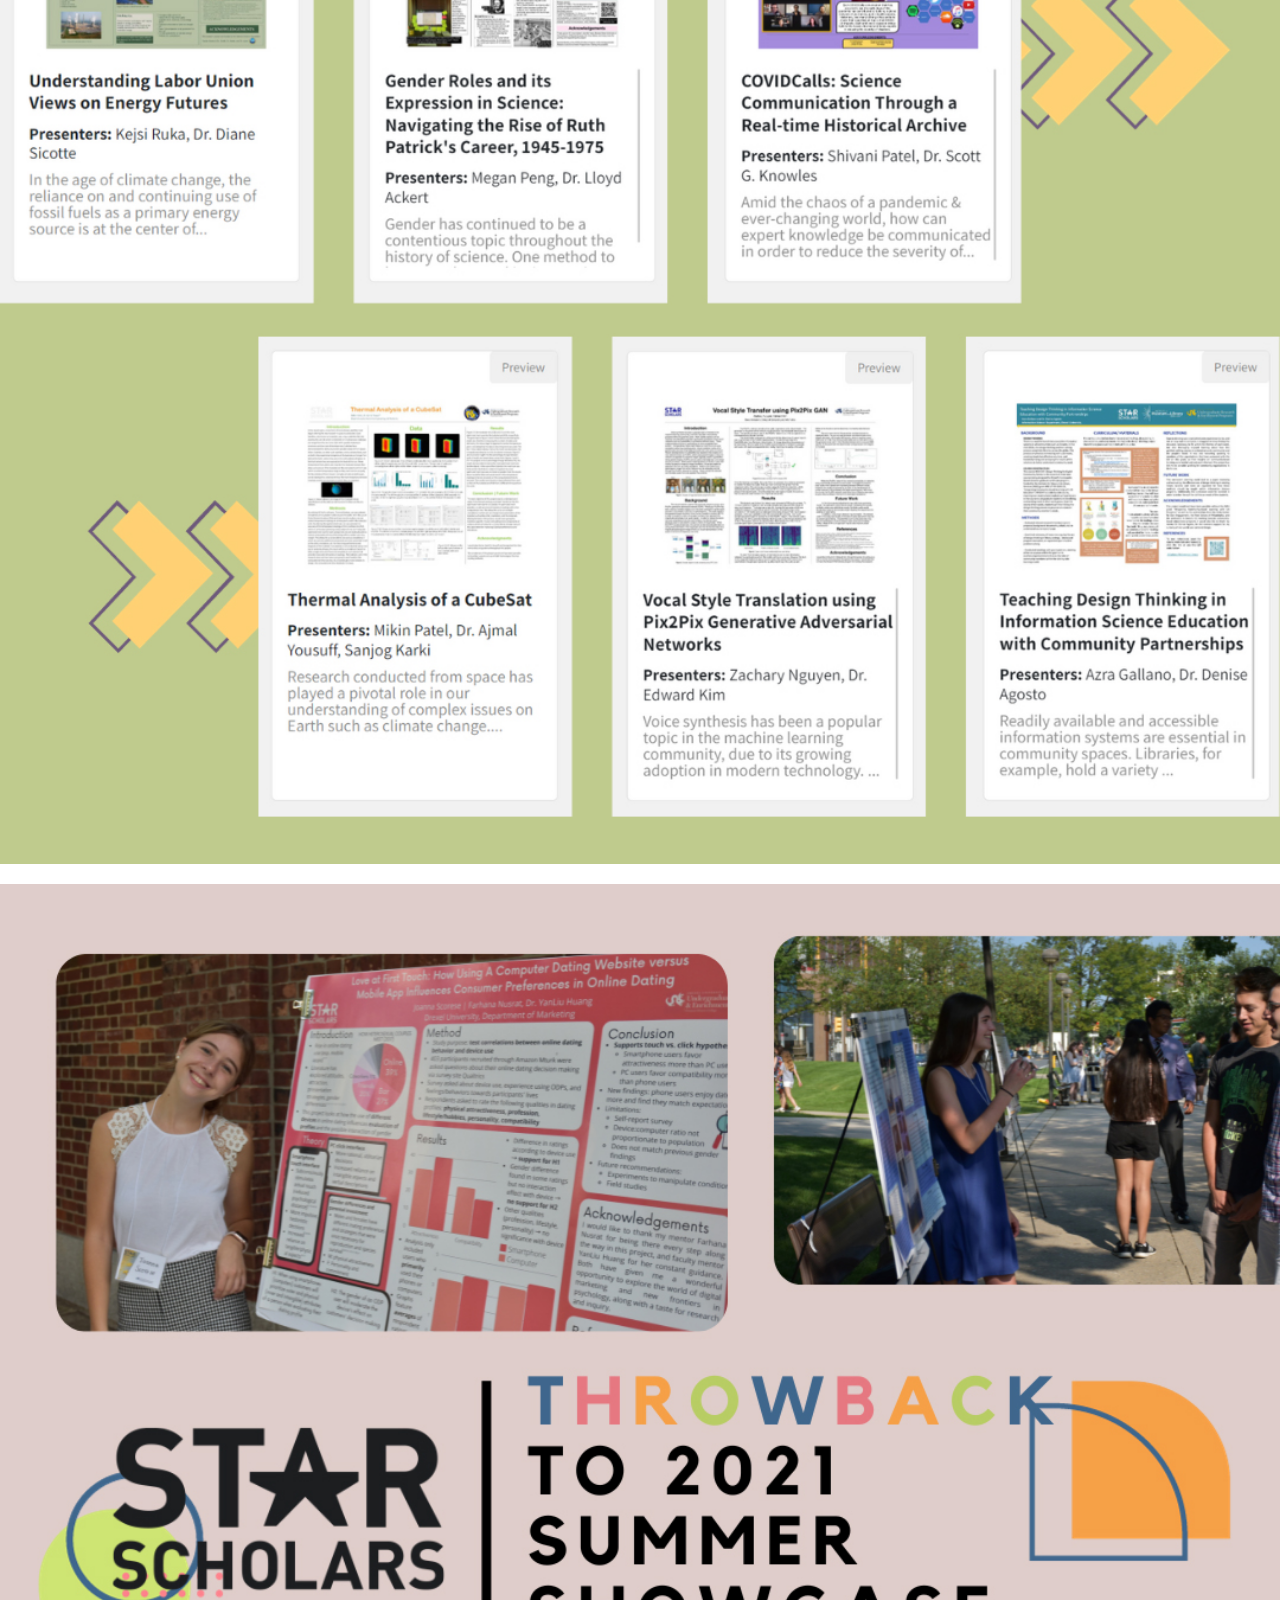
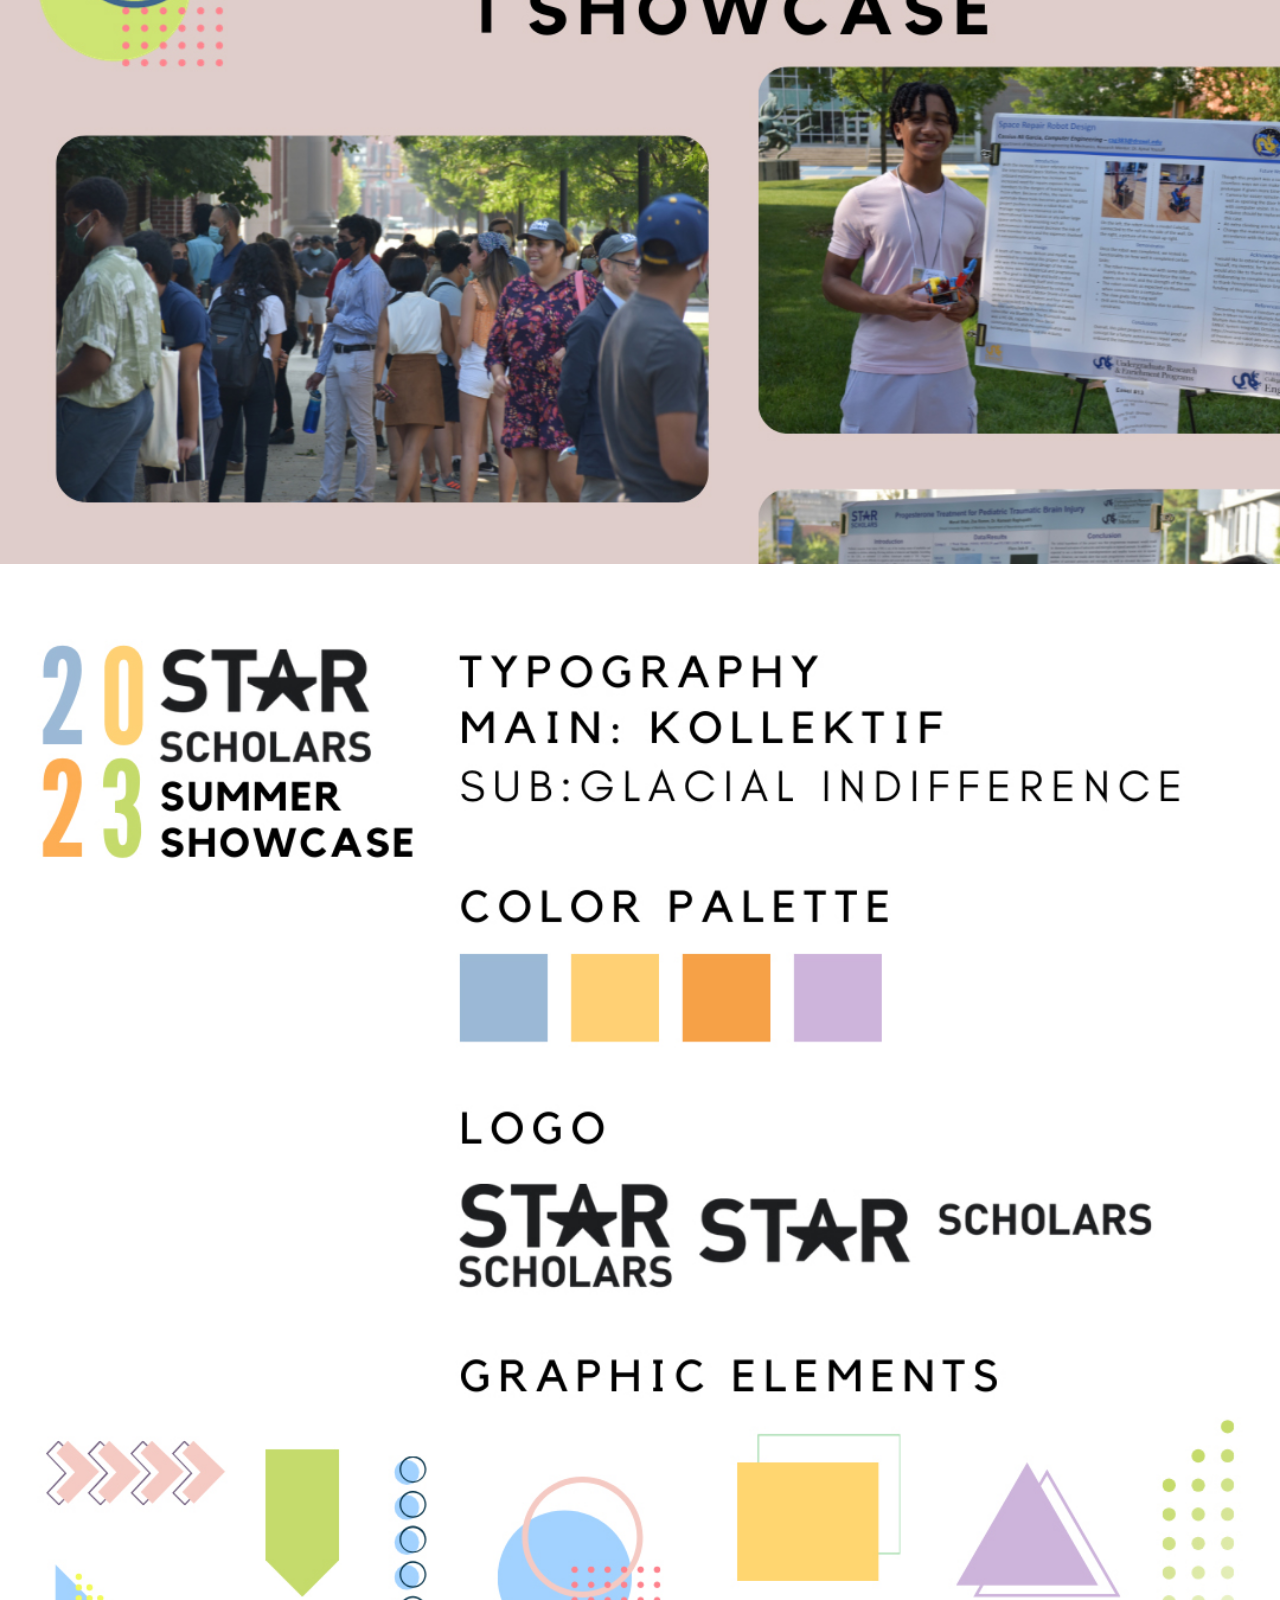
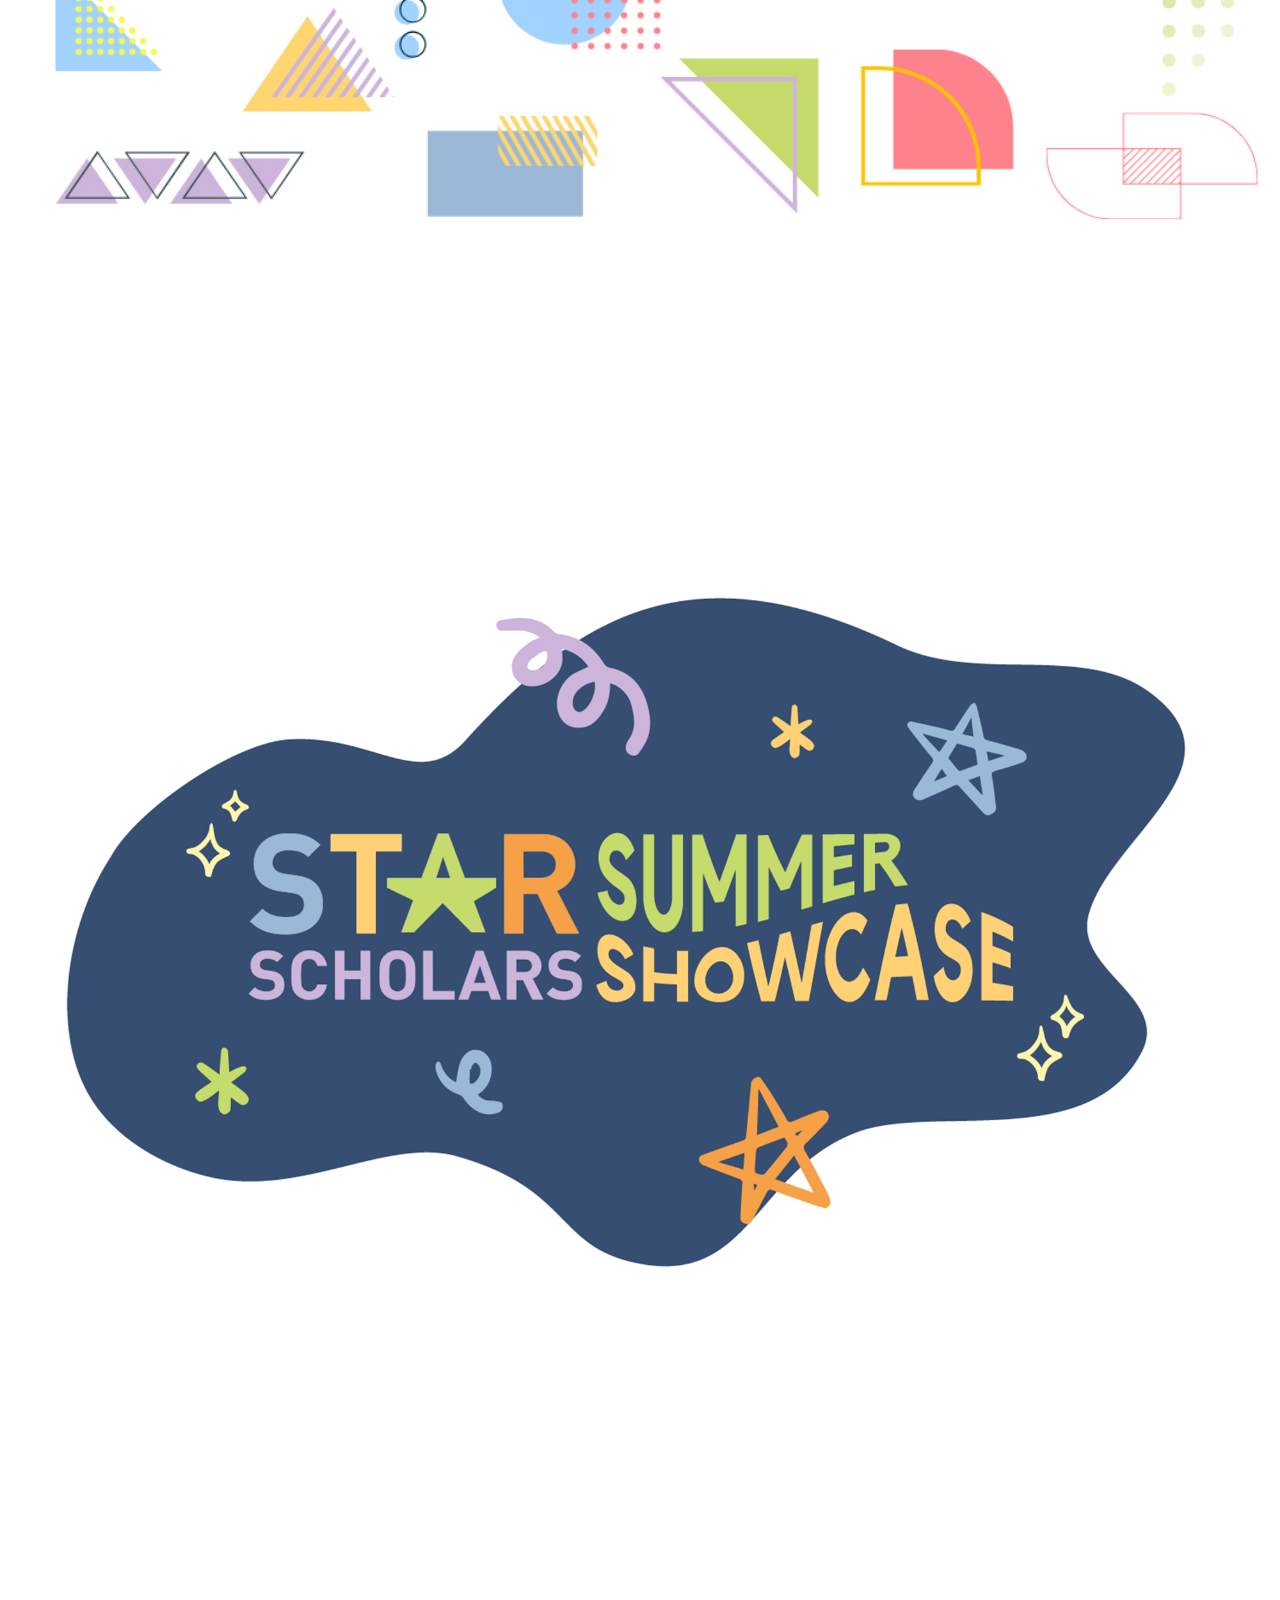
<file: deploy/archives.html>
<!DOCTYPE html>
<html>
    <head>
        <meta charset="UTF-8" />
        <meta name="viewport" content="width=device-width, initial-scale=1.0" />
        <title>Archives</title>
        <link rel="stylesheet" href="css/styles.css"/>
    </head>
    

<body>
    <header>
        <input type="checkbox" id="nav-toggle" class="nav-toggle" hidden />
        <label for="nav-toggle" class="nav-toggle-label">
          <span></span>
          <span></span>
          <span></span>
        </label>
        <nav>
          <ul>
            <li><a href="index.html">Home</a></li>
            <li><a href="archives.html">Archives</a></li>
            <li><a href="about.html">About</a></li>
          </ul>
        </nav>
      </header>

    <section class="no-deco">
        <div class="contain"> 
            <h2>Archives</h2>
            <p>More fun designs~</p>
        </div>  
        <section>
            <div class="contain"> 
                <h3>UREP</h3>
                <h4 class="subheader">Work Study — Social Media Designer</h4>
                <p class="spacing4">
                UREP (Undergraduate Research & Enrichment Program) is a program within Drexel’s Pennoni Honors Collage. They contain a social media team that informs students about research events, fellowships, and scholarships. UREP runs across platforms like Instagram and LinkedIn. </p>
            </div> 
           <div class="spacing3">
                <img src="./images/archive/UREP2.jpg" alt="Undergraduate Story">
            </div>
            <div class="spacing3">
                <img src="./images/archive/UREP1.jpg" alt="Scholarship Graphic">
            </div>
            <img src="./images/archive/UREP4.jpg" alt="STEM Info Session">
            
            <div class="contain"> 
                <p>Responsibilities included creating and managing an editorial content calendar, designing flyers, logos, stickers, and making social media/newsletter graphics.</p>
            </div> 
        </section>

        <section>
            <div class="contain"> 
                <h3>Drexel Performing Arts</h3>
                <h4 class="subheader">Scholarship Work — Graphic Designer</h4>
                <p class="spacing4">
                Derived from Drexel’s Performing Arts Graphic Design Scholarship, this position requires designing quarterly event social graphics, creating department-based projects (such as window decals/wall-wrap), and making physical design elements (postcards, flyers, posters).</p>
            </div>
            <div class="spacing3">
                <img src="./images/archive/DPA1.jpg" alt="Undergraduate Flyerc"></div>
            <div class="spacing3">   
                <img src="./images/archive/DPA2.jpg" alt="Undergraduate Story"></div>
            <div class="spacing3">
                <img src="./images/archive/DPA3.jpg" alt="Scholarship Graphic"></div>
            <img src="./images/archive/DPA4.jpg" alt="STEM Info Session">
        </section>

        <section>
            <div class="contain"> 
                <h3>2024 STAR Summer Showcase</h3>
                <h4 class="subheader">UREP — Brand Design</h4>
                <p class="spacing4">
                UREP (Undergraduate Research & Enrichment Program) holds a end of the summer showcase for the STAR Scholars Research Program. 
                For the summer of 2023, a brand identity was developed across multiple platforms: abstract booklet cover, various social graphics, website banner, and two sticker designs.</p>
            </div>
            <div class="spacing3">
                <img src="./images/archive/STAR1.jpg" alt="STAR Throwback Graphic 1">
            </div>  
            <img src="./images/archive/STAR2.jpg" alt="STAR Throwback Graphic 2">
            <img src="./images/archive/STAR4.jpg" alt="STAR Brand">
            <img src="./images/archive/STAR5.png" alt="STAR Sticker 1">
            <img src="./images/archive/STAR6.png" alt="STAR Sticker 2">
            <img src="./images/archive/STAR7.jpg" alt="STAR Virtual Session">    

        </section>
    </section>
    <div class="line"></div>
    <footer class="footer">
        <nav>
        <ul>
            <li> <a href="index.html">Home</a></li>
            <li> <a href="archives.html">Archives</a></li>
            <li> <a href="about.html">About</a></li>
        </ul>
        </nav>
    </footer>
</body>
</html>
</file>
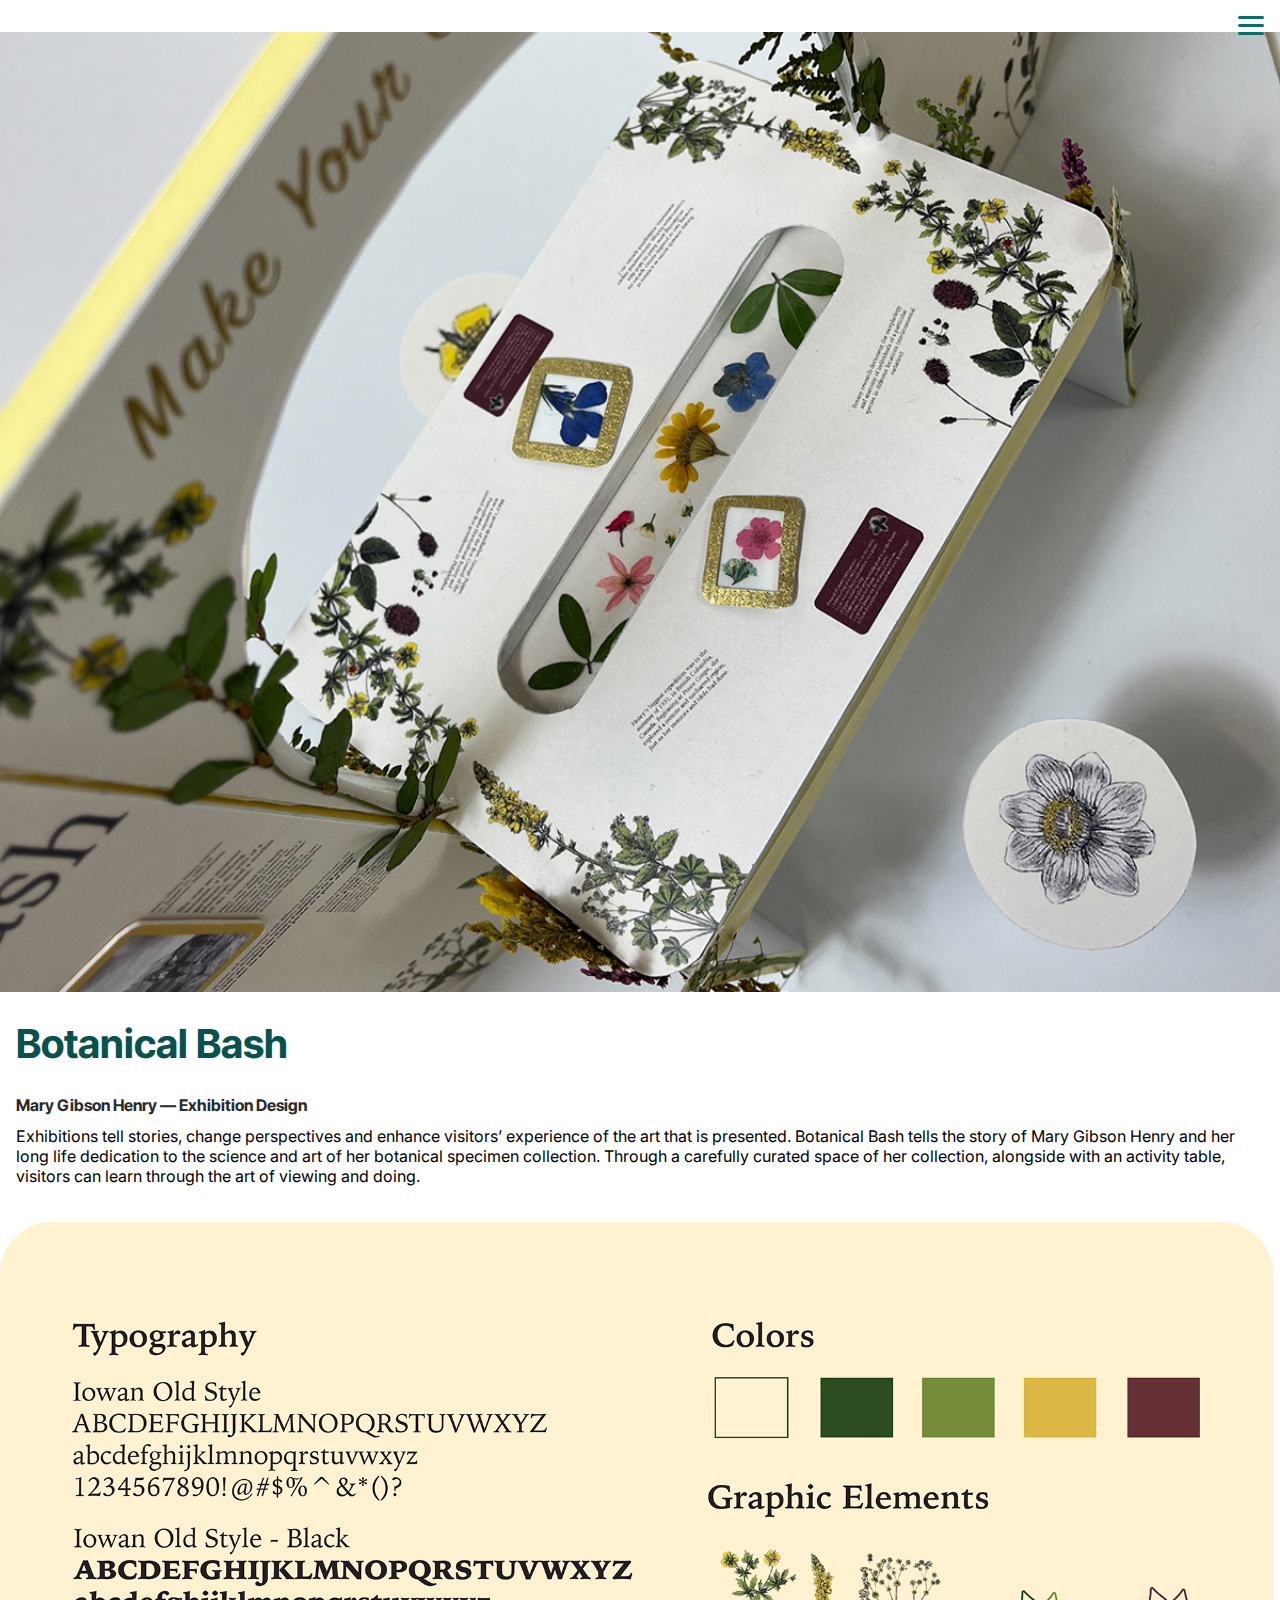
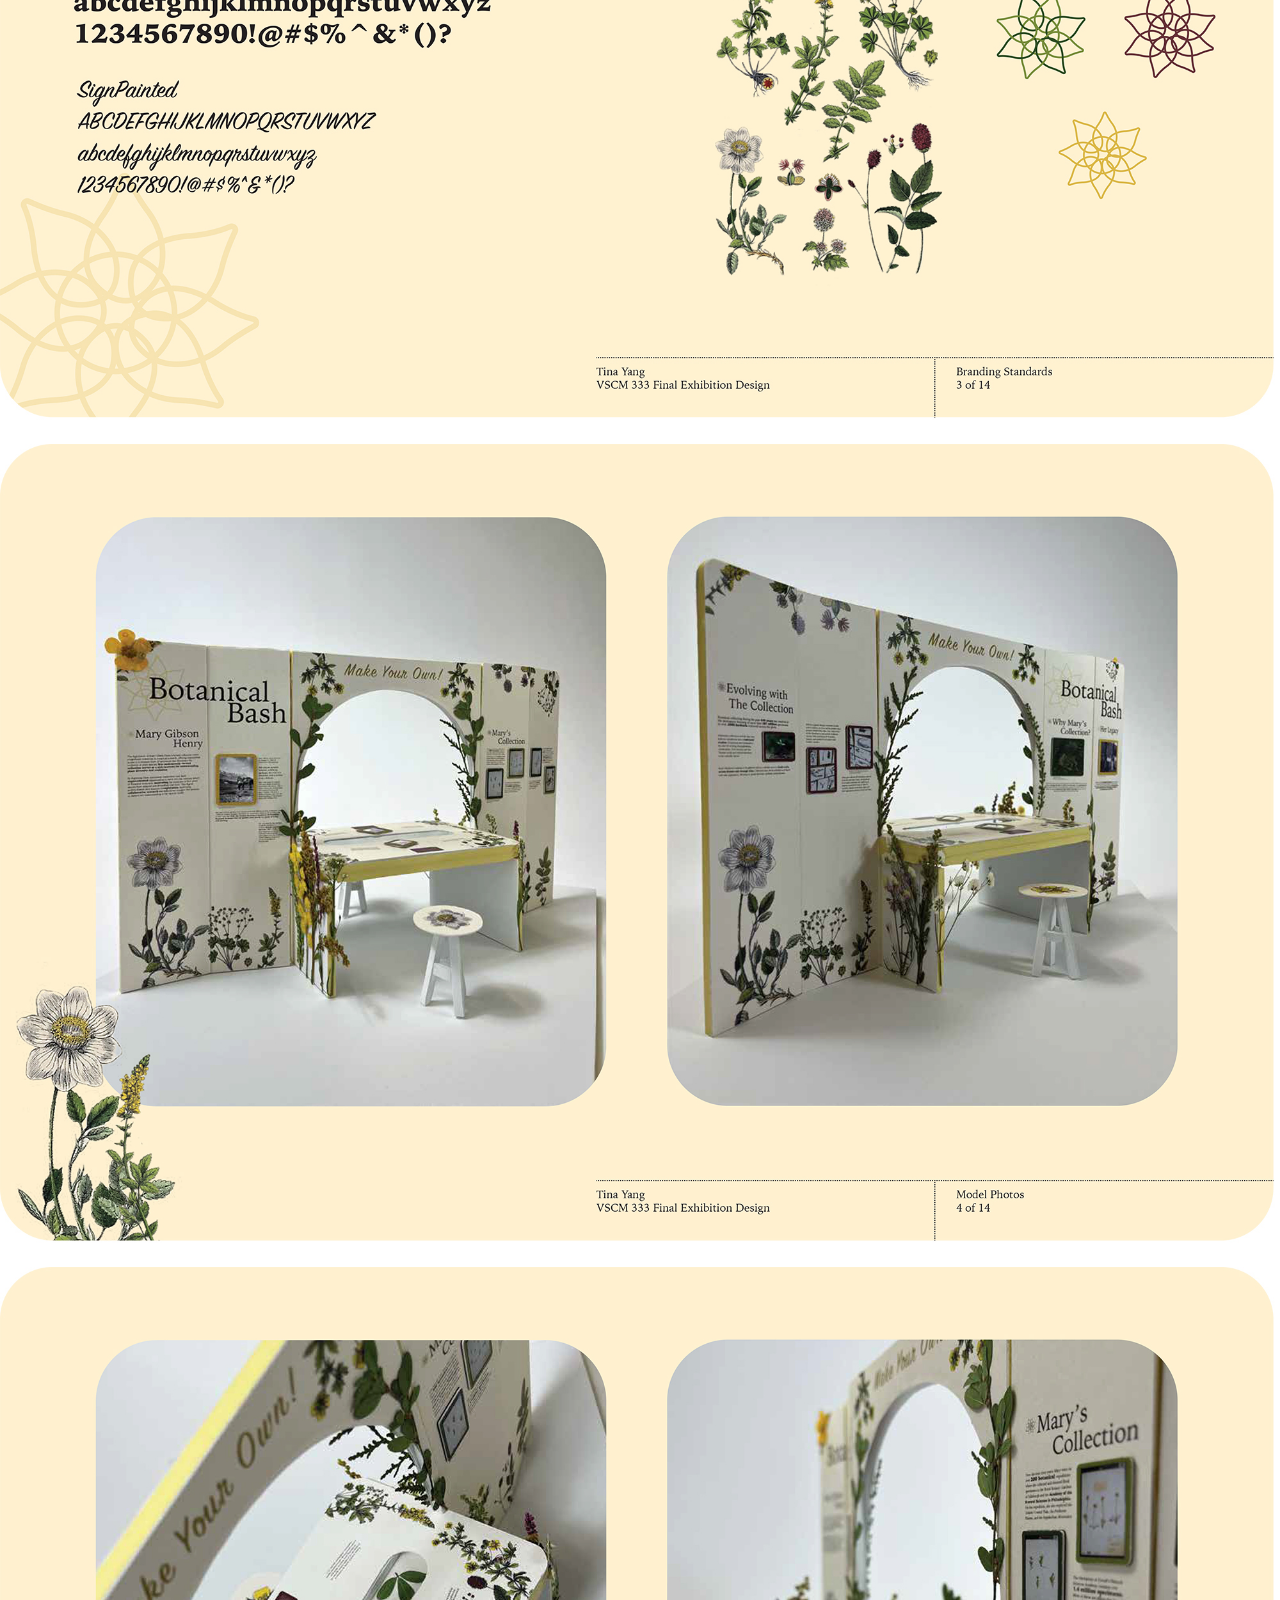
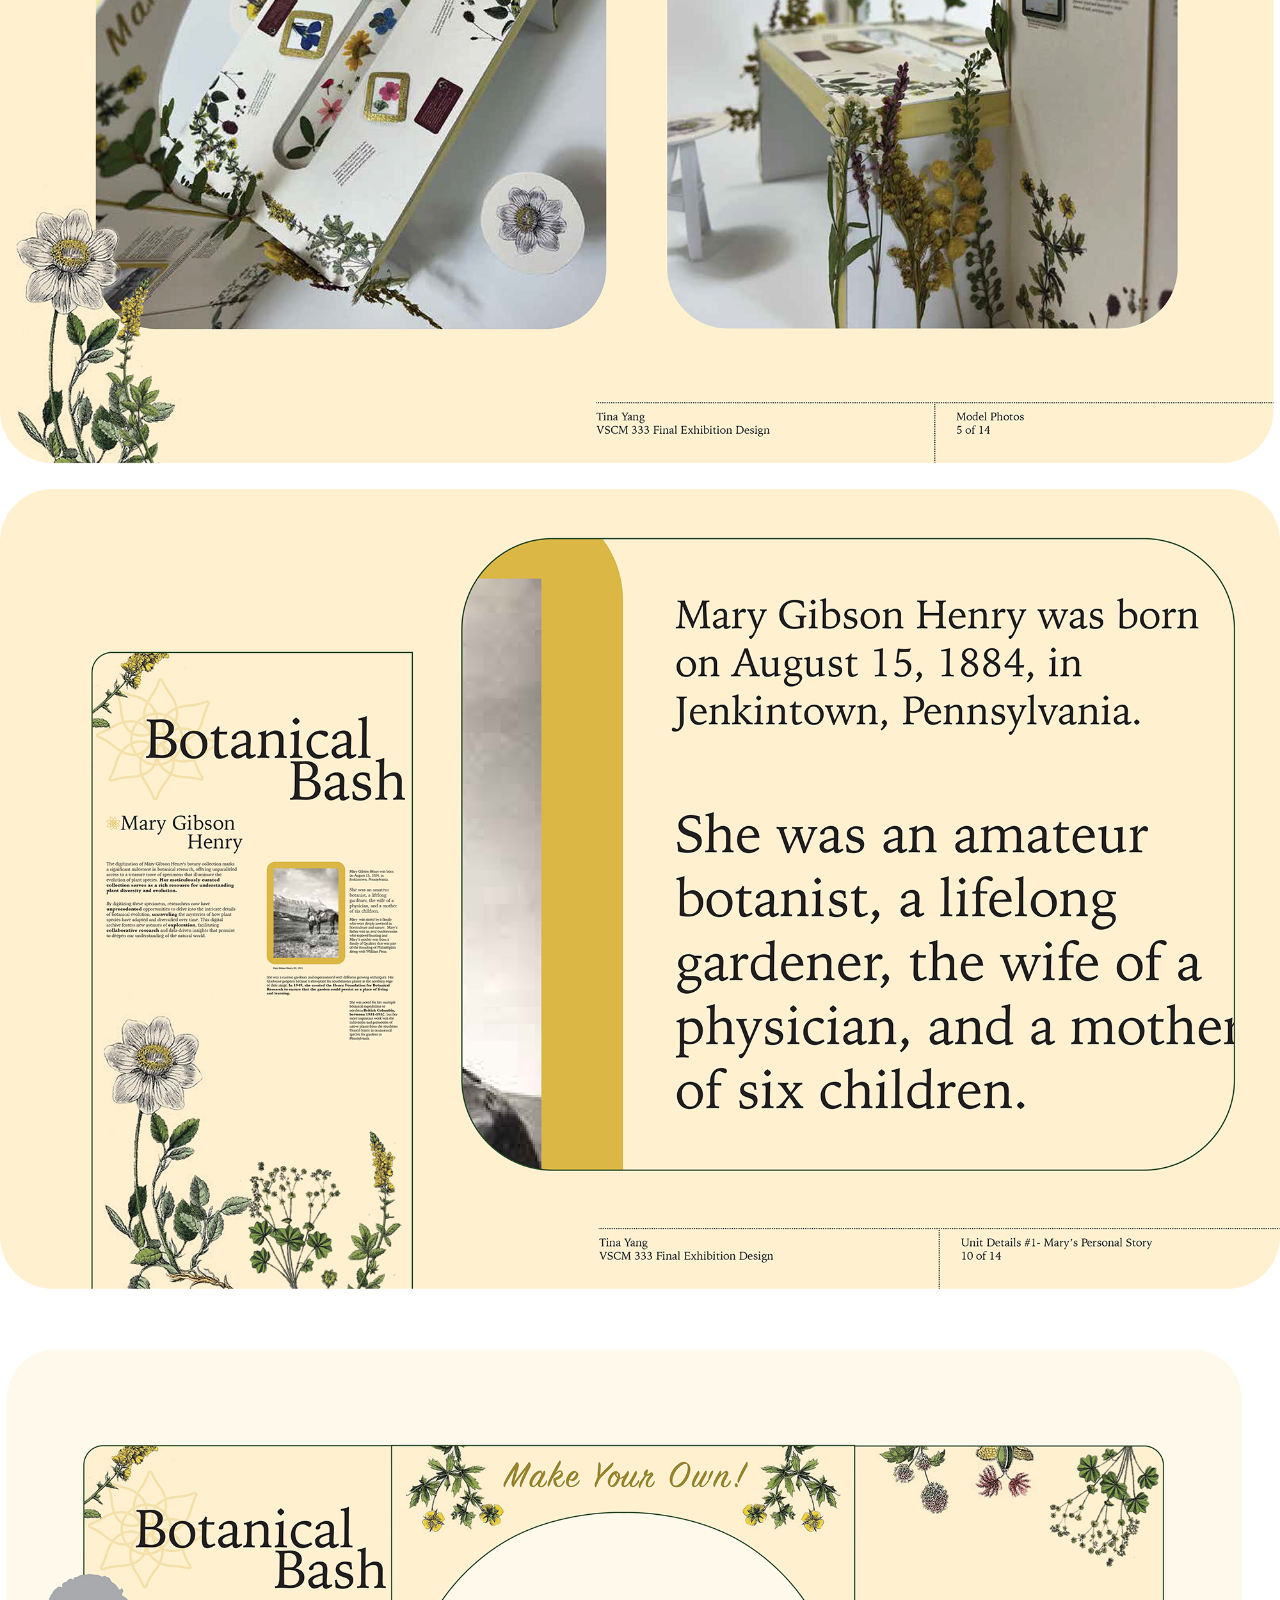
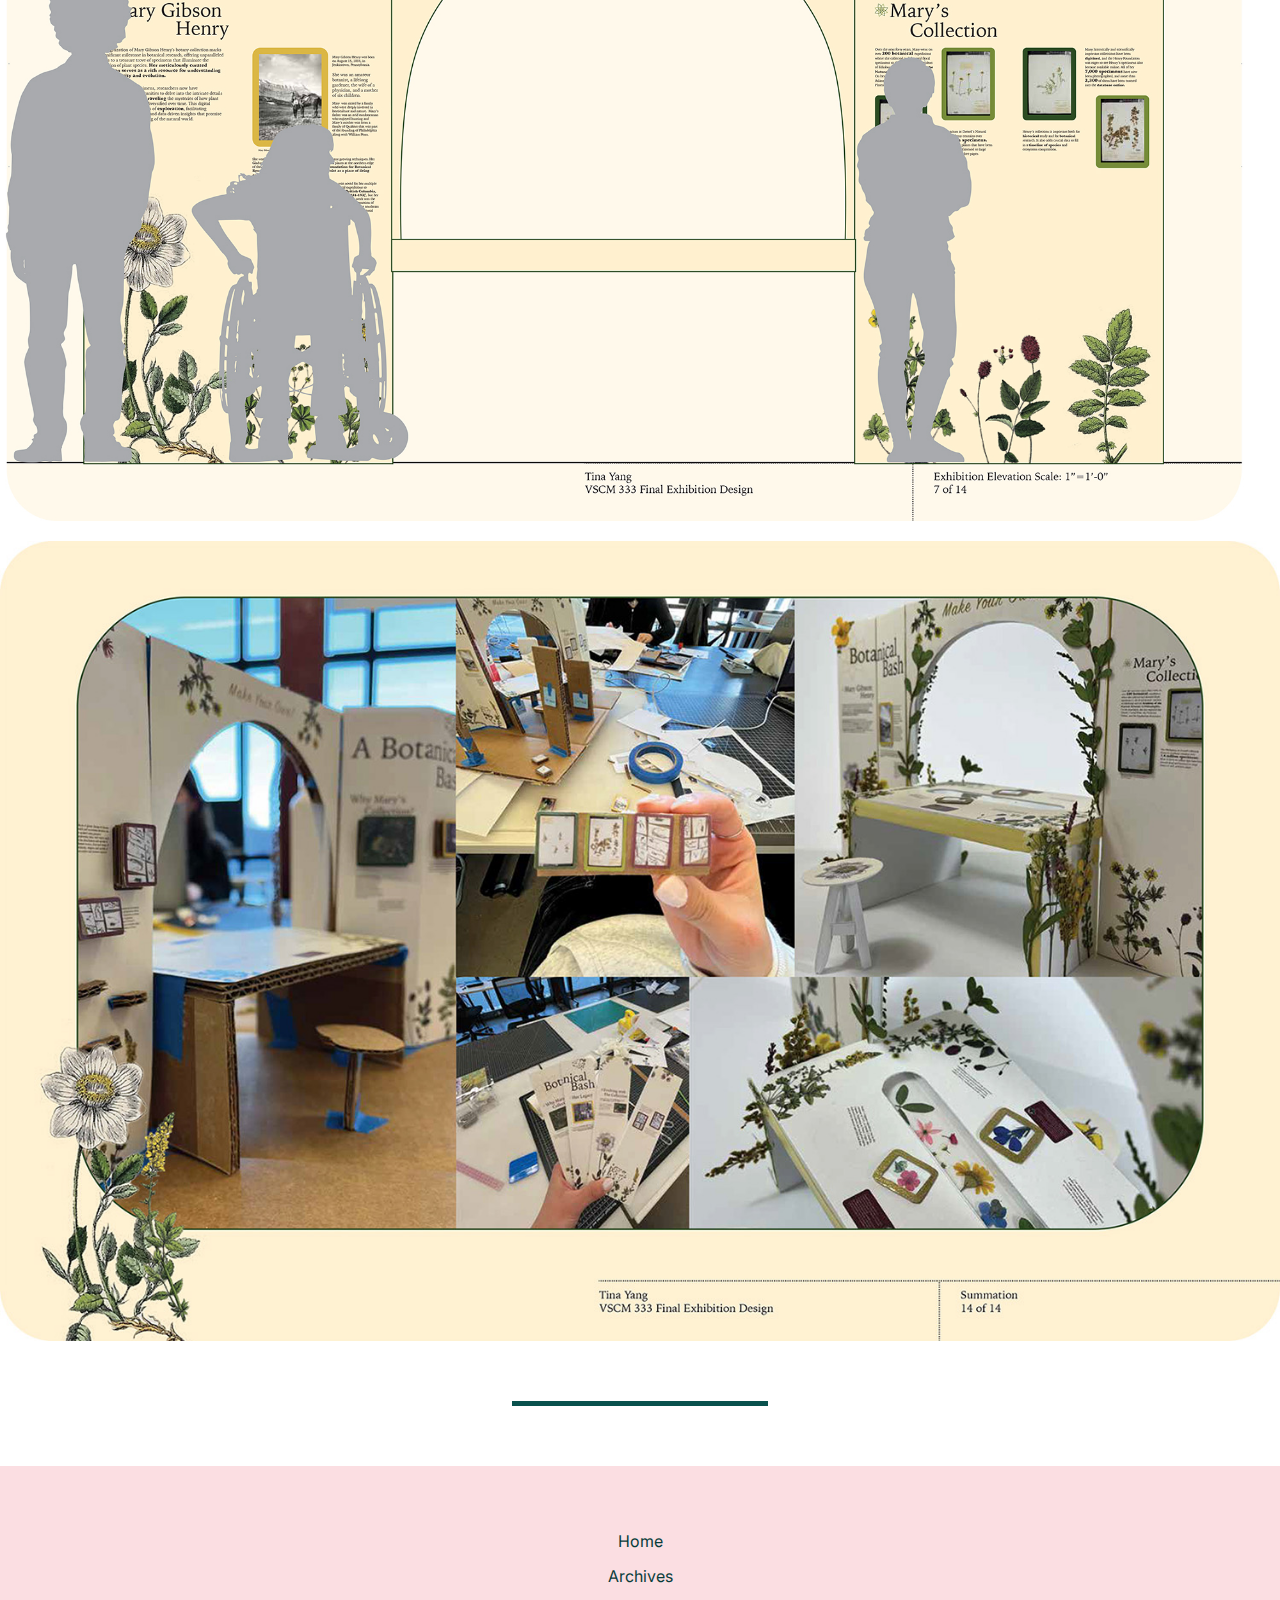
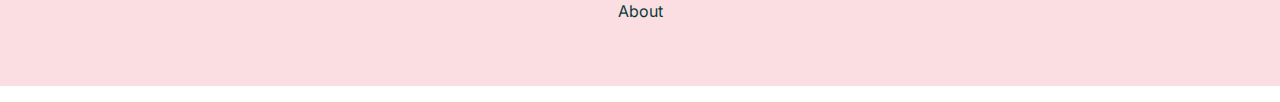
<file: deploy/botanical.html>
<!DOCTYPE html>
<html>
    <head>
        <meta charset="UTF-8" />
        <meta name="viewport" content="width=device-width, initial-scale=1.0" />
        <title>Home - My Portfolio</title>
        <link rel="stylesheet" href="css/styles.css"/>
    </head>

<body>
    <header>
        <input type="checkbox" id="nav-toggle" class="nav-toggle" hidden />
        <label for="nav-toggle" class="nav-toggle-label">
          <span></span>
          <span></span>
          <span></span>
        </label>
        <nav>
          <ul>
            <li><a href="index.html">Home</a></li>
            <li><a href="archives.html">Archives</a></li>
            <li><a href="about.html">About</a></li>
          </ul>
        </nav>
      </header>
      
    <main>
        <img src="./images/works/exhibition-logo.jpg" alt="Botanical Project Image">
        <div class="contain">
            <h1>Botanical Bash </h1>
        </div>
    </main>

    <section class="no-deco">
        <div class="contain">
            <h4 class="subheader">Mary Gibson Henry — Exhibition Design</h4>
            <p class="spacing4">
            Exhibitions tell stories, change perspectives and enhance visitors’ experience of the art that is presented. Botanical Bash tells the story of Mary Gibson Henry and her long life dedication to the science and art of her botanical specimen collection. Through a carefully curated space of her collection, alongside with an activity table, visitors can learn through the art of viewing and doing. </p>
        </div>
        <div class="spacing3">
        <img src="./images/works/exhibition1.jpg" alt="Botanical Branding">
        </div>
        <div class="spacing3">
        <img src="./images/works/exhibition2.jpg" alt="Botanical Model Front">
        </div>
        <div class="spacing3">
        <img src="./images/works/exhibition3.jpg" alt="Botanical Model Side">
        </div>
        <div class="spacing3">
        <img src="./images/works/exhibition5.jpg" alt="Botanical Close Up">
        </div>
        <div class="spacing3">
        <img src="./images/works/exhibition4.jpg" alt="Botanical Scale">
        </div>
        <img src="./images/works/exhibition6.jpg" alt="Botanical Process">
    </section>

    <div class="line"></div>
    <footer class="footer">
        <nav>
        <ul>
            <li> <a href="index.html">Home</a></li>
            <li> <a href="archives.html">Archives</a></li>
            <li> <a href="about.html">About</a></li>
        </ul>
        </nav>
    </footer>
</body>
</html>
</file>
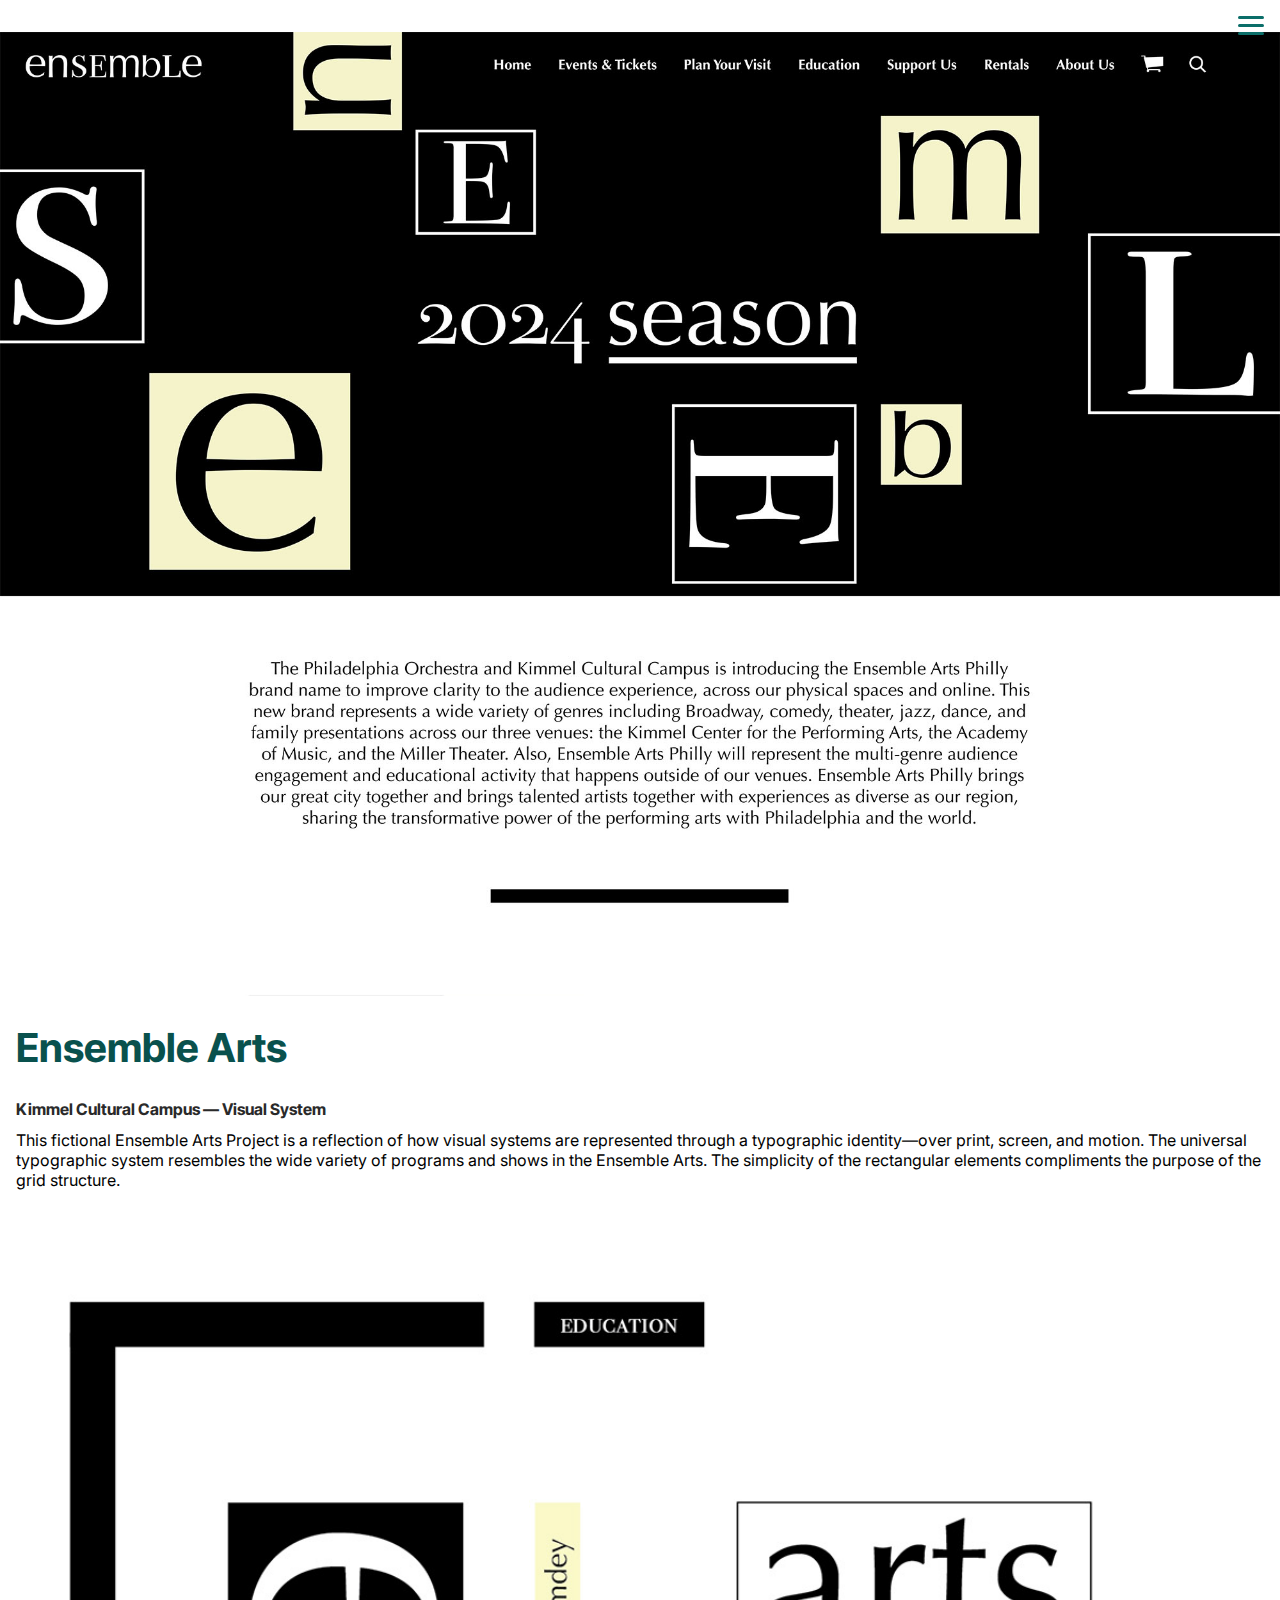
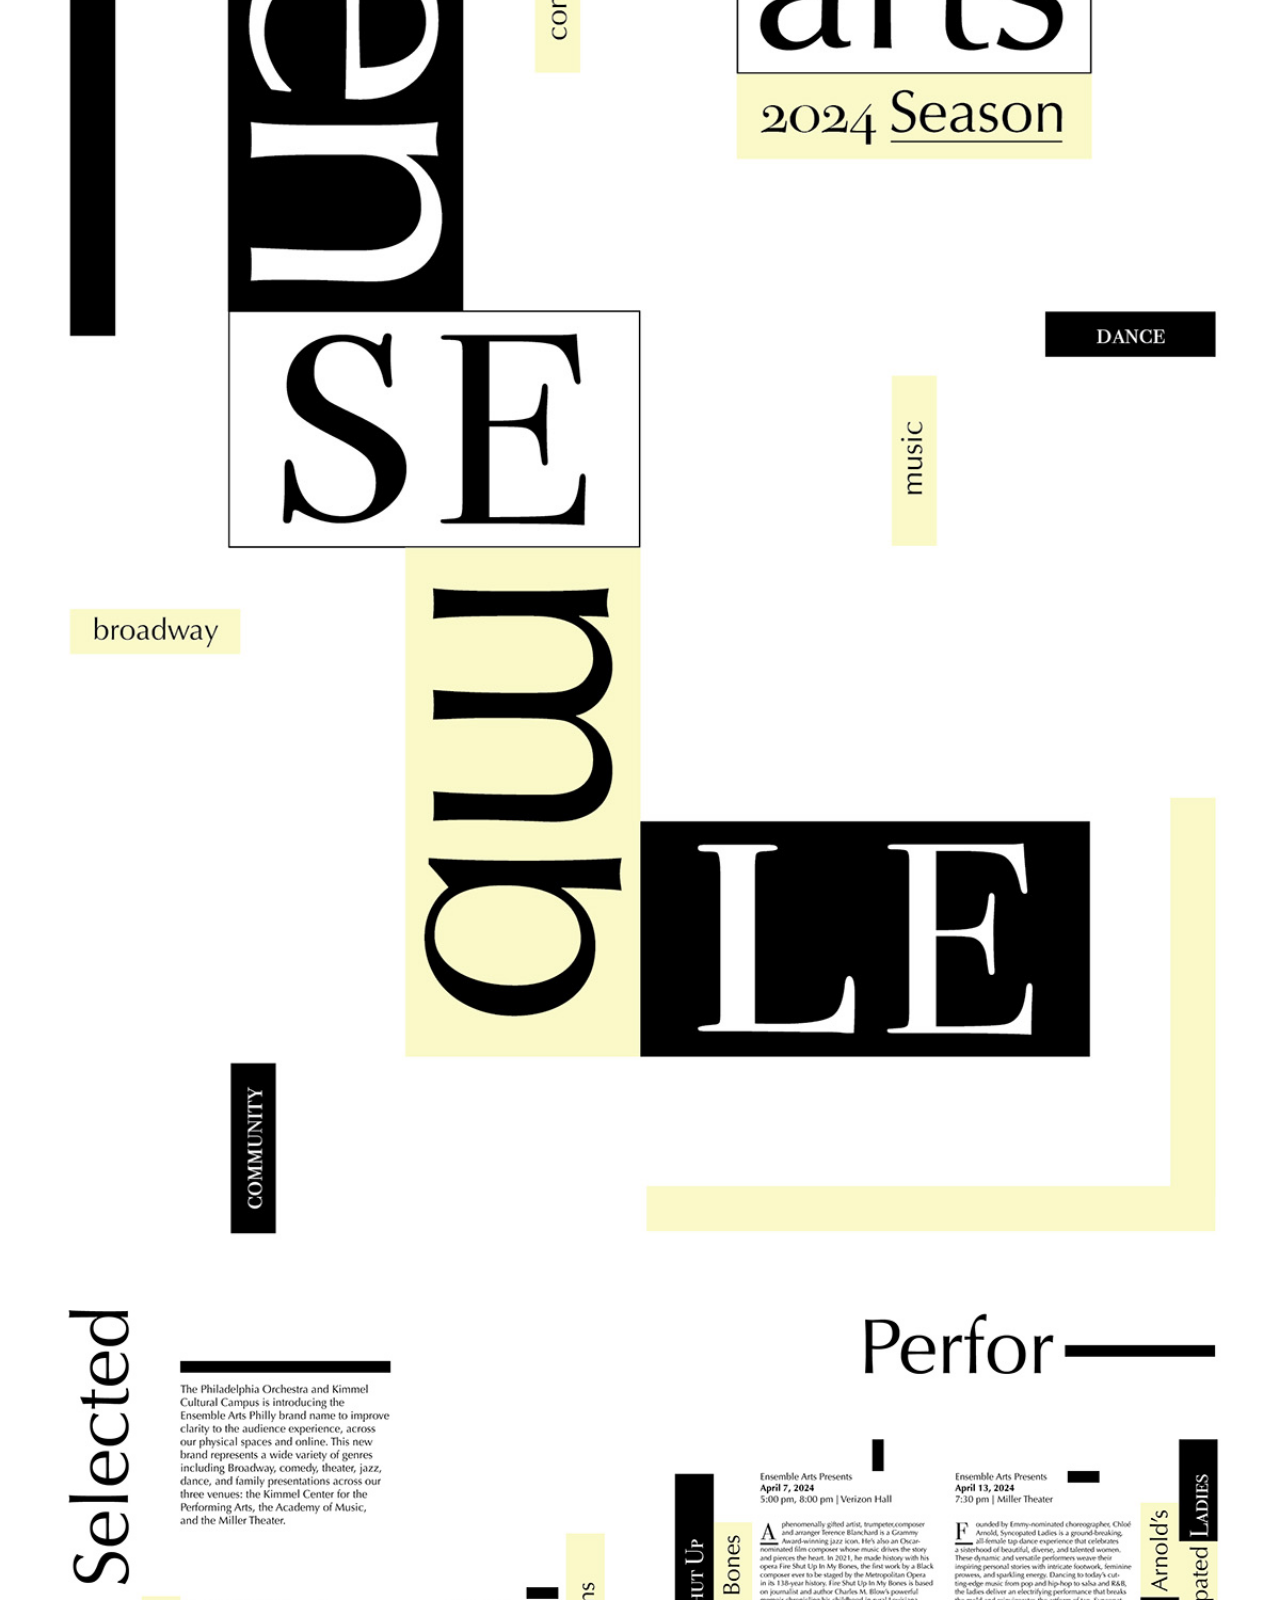
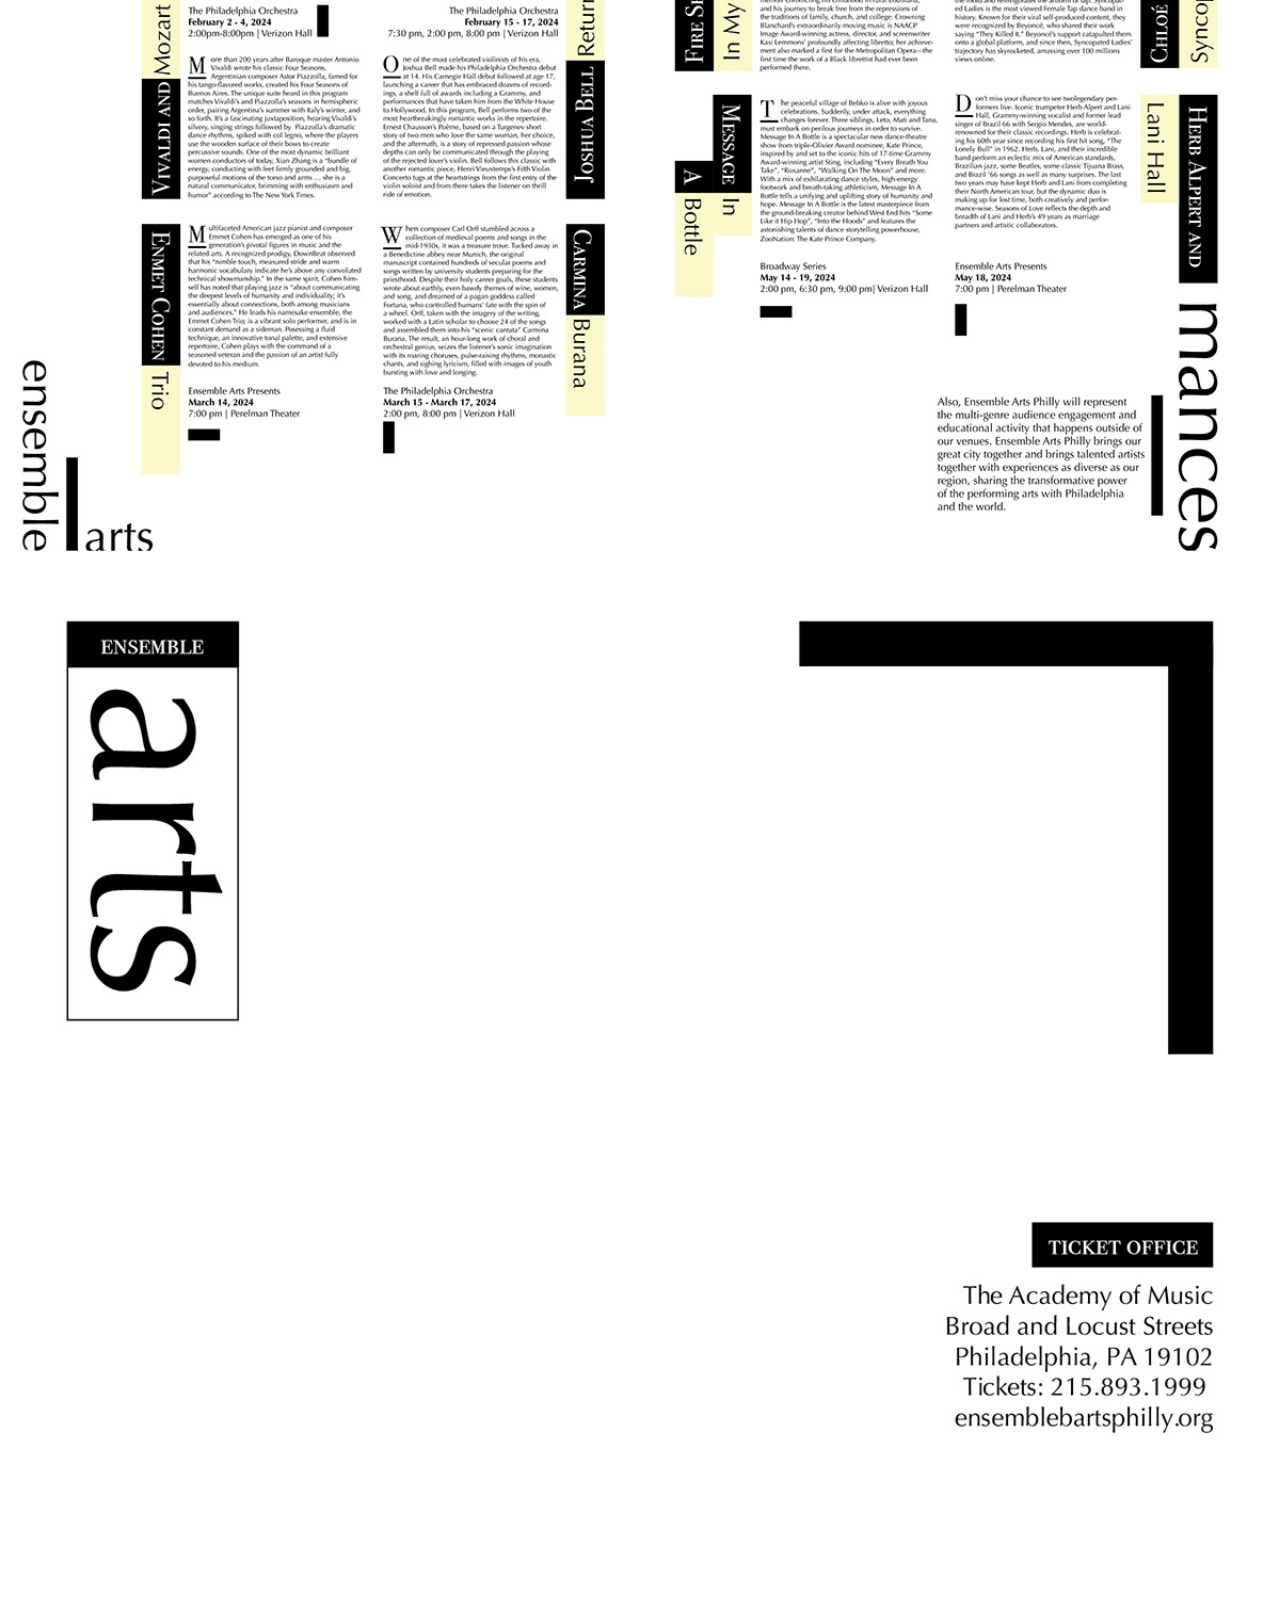
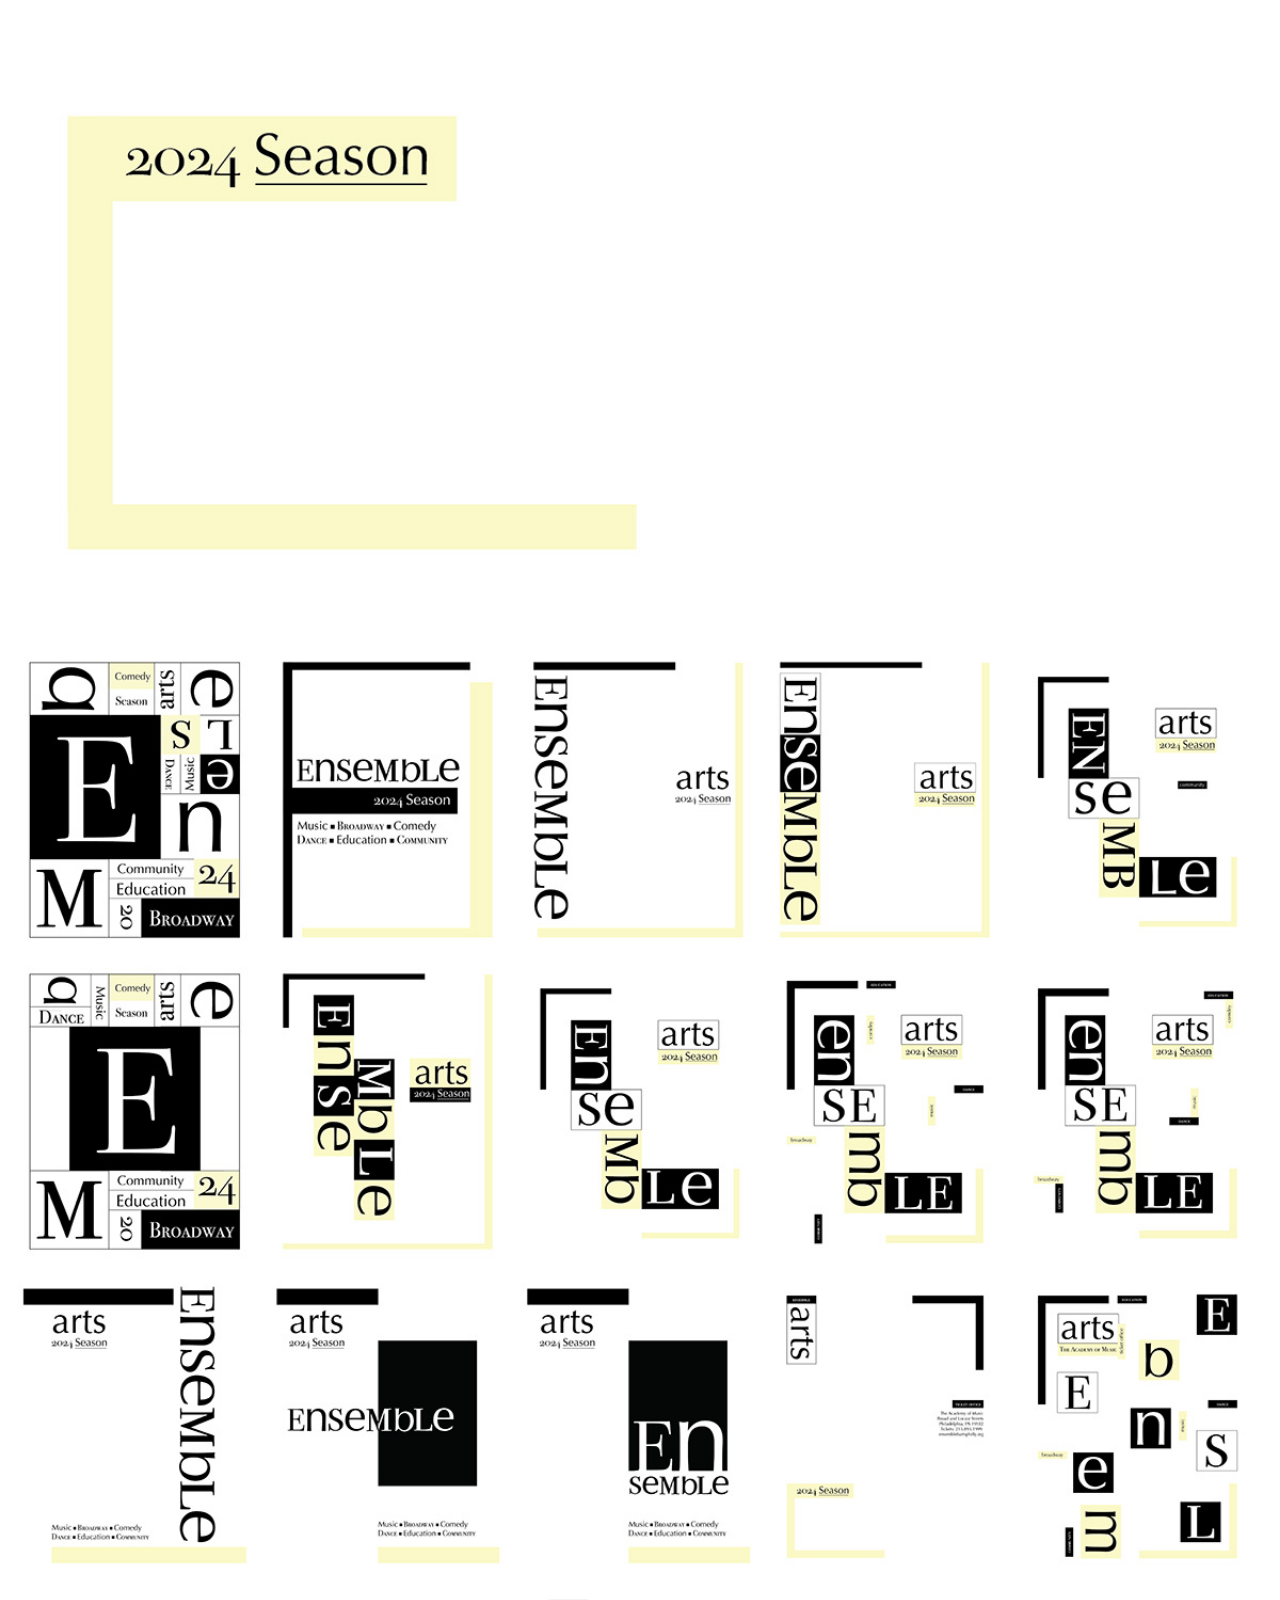
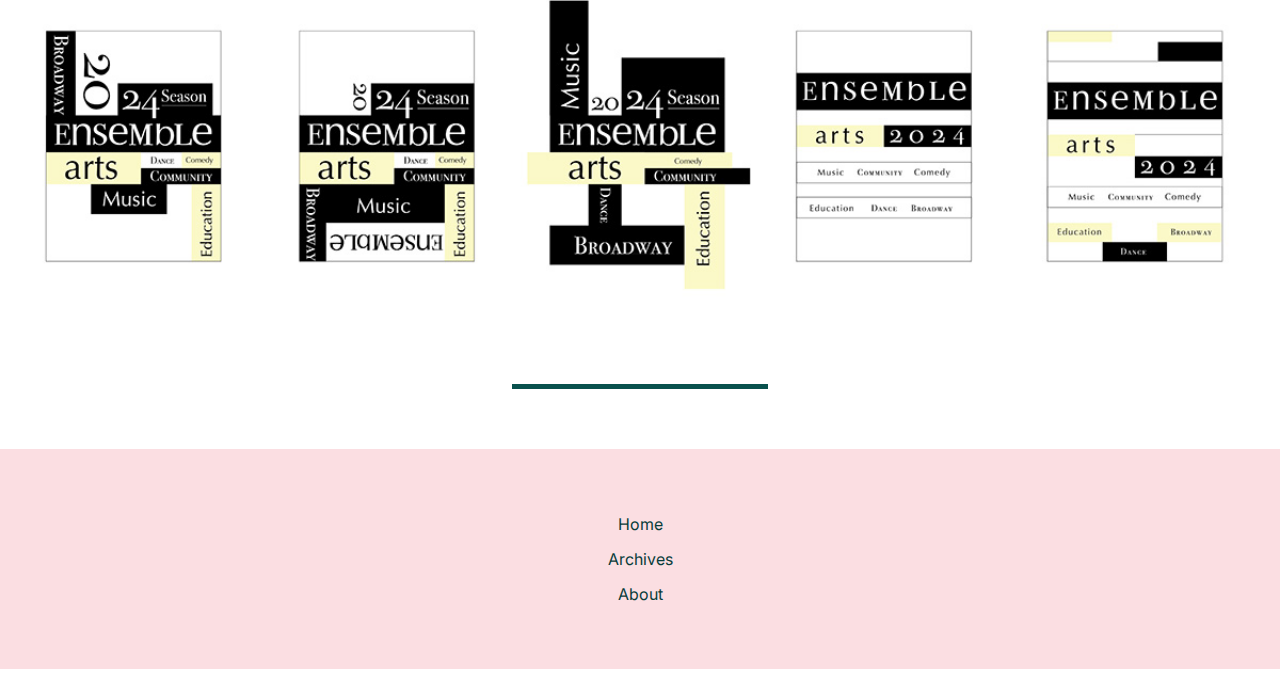
<file: deploy/ensemble.html>
<!DOCTYPE html>
<html>
    <head>
        <meta charset="UTF-8" />
        <meta name="viewport" content="width=device-width, initial-scale=1.0" />
        <title>Home - My Portfolio</title>
        <link rel="stylesheet" href="css/styles.css"/>
    </head>

<body>
    <header>
        <input type="checkbox" id="nav-toggle" class="nav-toggle" hidden />
        <label for="nav-toggle" class="nav-toggle-label">
          <span></span>
          <span></span>
          <span></span>
        </label>
        <nav>
          <ul>
            <li><a href="index.html">Home</a></li>
            <li><a href="archives.html">Archives</a></li>
            <li><a href="about.html">About</a></li>
          </ul>
        </nav>
      </header>
      
    <main>
        <img src="./images/works/ensemble-logo.jpg" alt="Ensemble Project Image">
        <div class="contain"> 
            <h1>Ensemble Arts </h1>
        </div>
    </main>

    <section class="no-deco">
        <div class="contain">
            <h4 class="subheader">Kimmel Cultural Campus — Visual System</h4>
            <p class="spacing4">
            This fictional Ensemble Arts Project is a reflection of how visual systems are represented through a typographic identity—over print, screen, and motion. The universal typographic system resembles the wide variety of programs and shows in the Ensemble Arts. The simplicity of the rectangular elements compliments the purpose of the grid structure. </p>
        </div>
        <img src="./images/works/ensemble-front.jpg" alt="Ensemble Front Cover">
        <img src="./images/works/ensemble-spread.jpg" alt="Ensemble Spread">
        <img src="./images/works/ensemble-back.jpg" alt="Ensemble Back Cover">
        <img src="./images/works/ensemble-process.jpg" alt="Ensemble Process">
    </section>

    <div class="line"></div>
    <footer class="footer">
        <nav>
        <ul>
            <li> <a href="index.html">Home</a></li>
            <li> <a href="archives.html">Archives</a></li>
            <li> <a href="about.html">About</a></li>
        </ul>
        </nav>
    </footer>
</body>
</html>
</file>
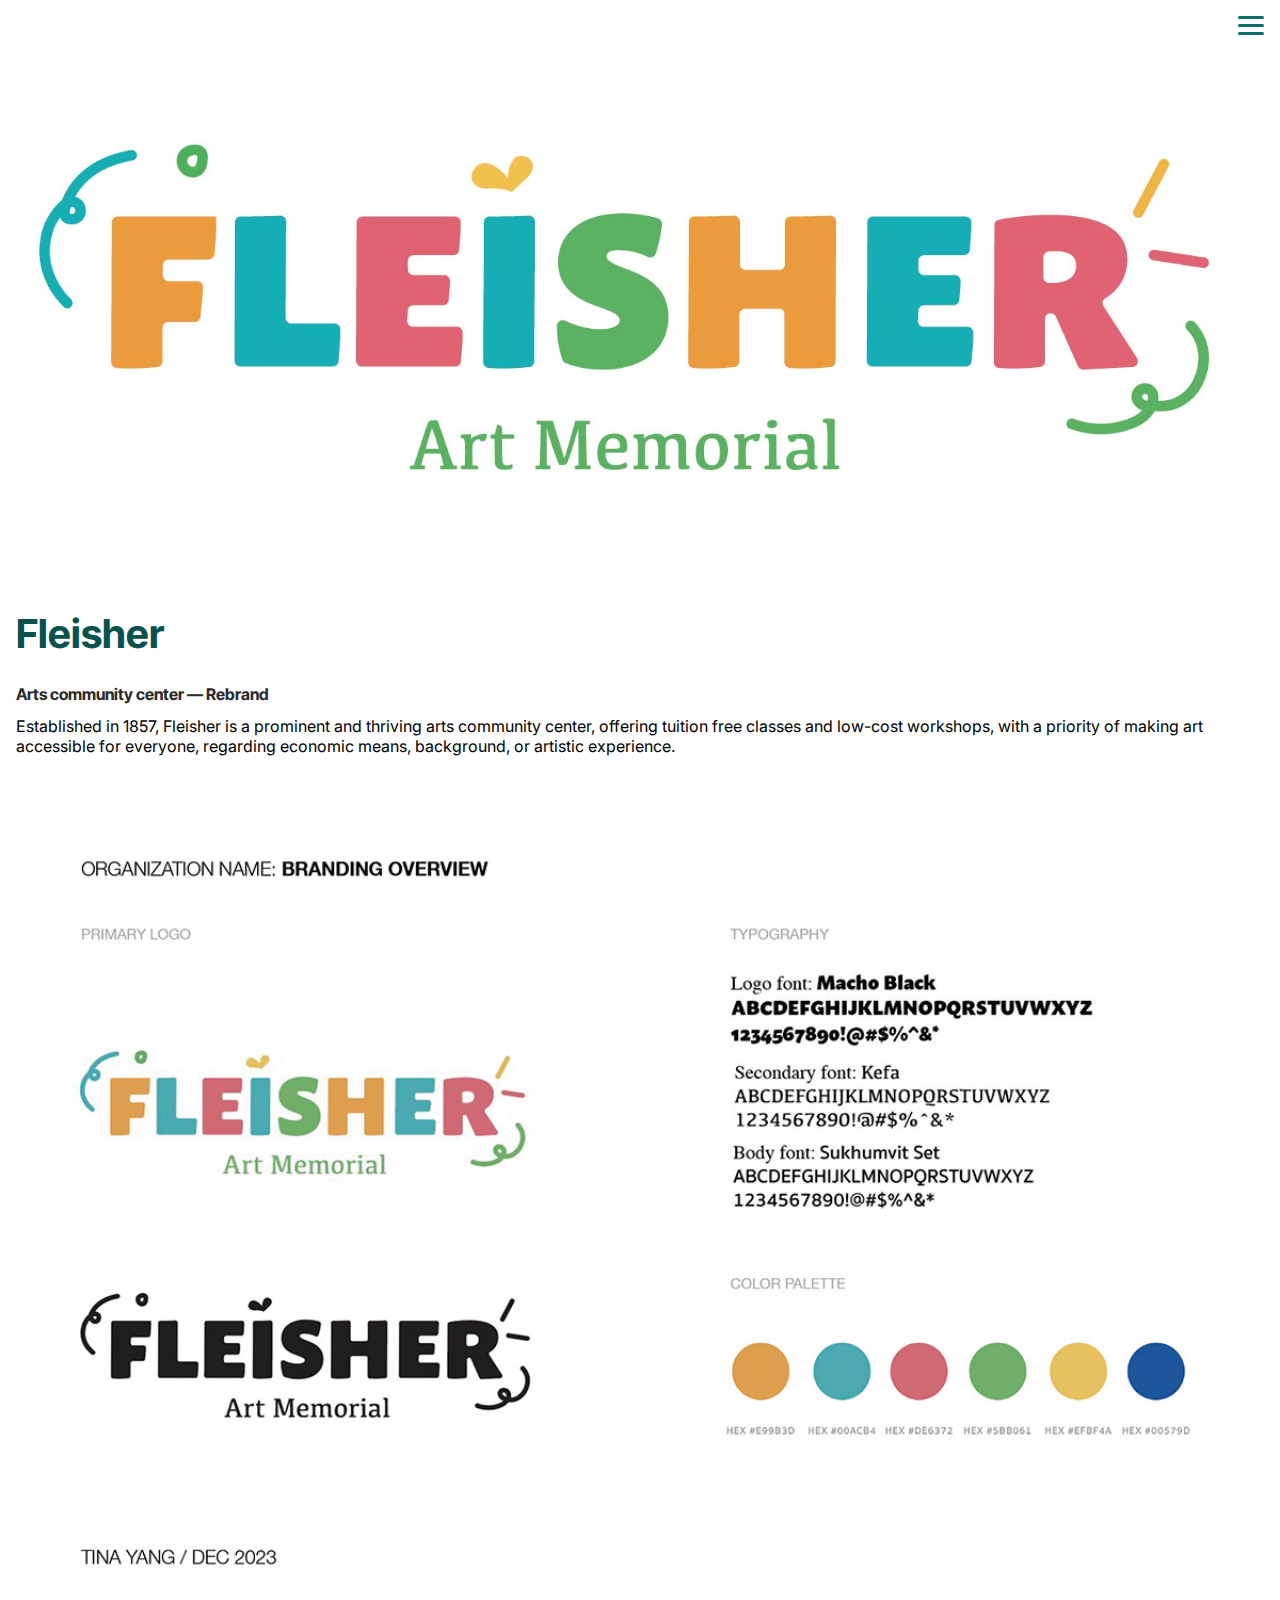
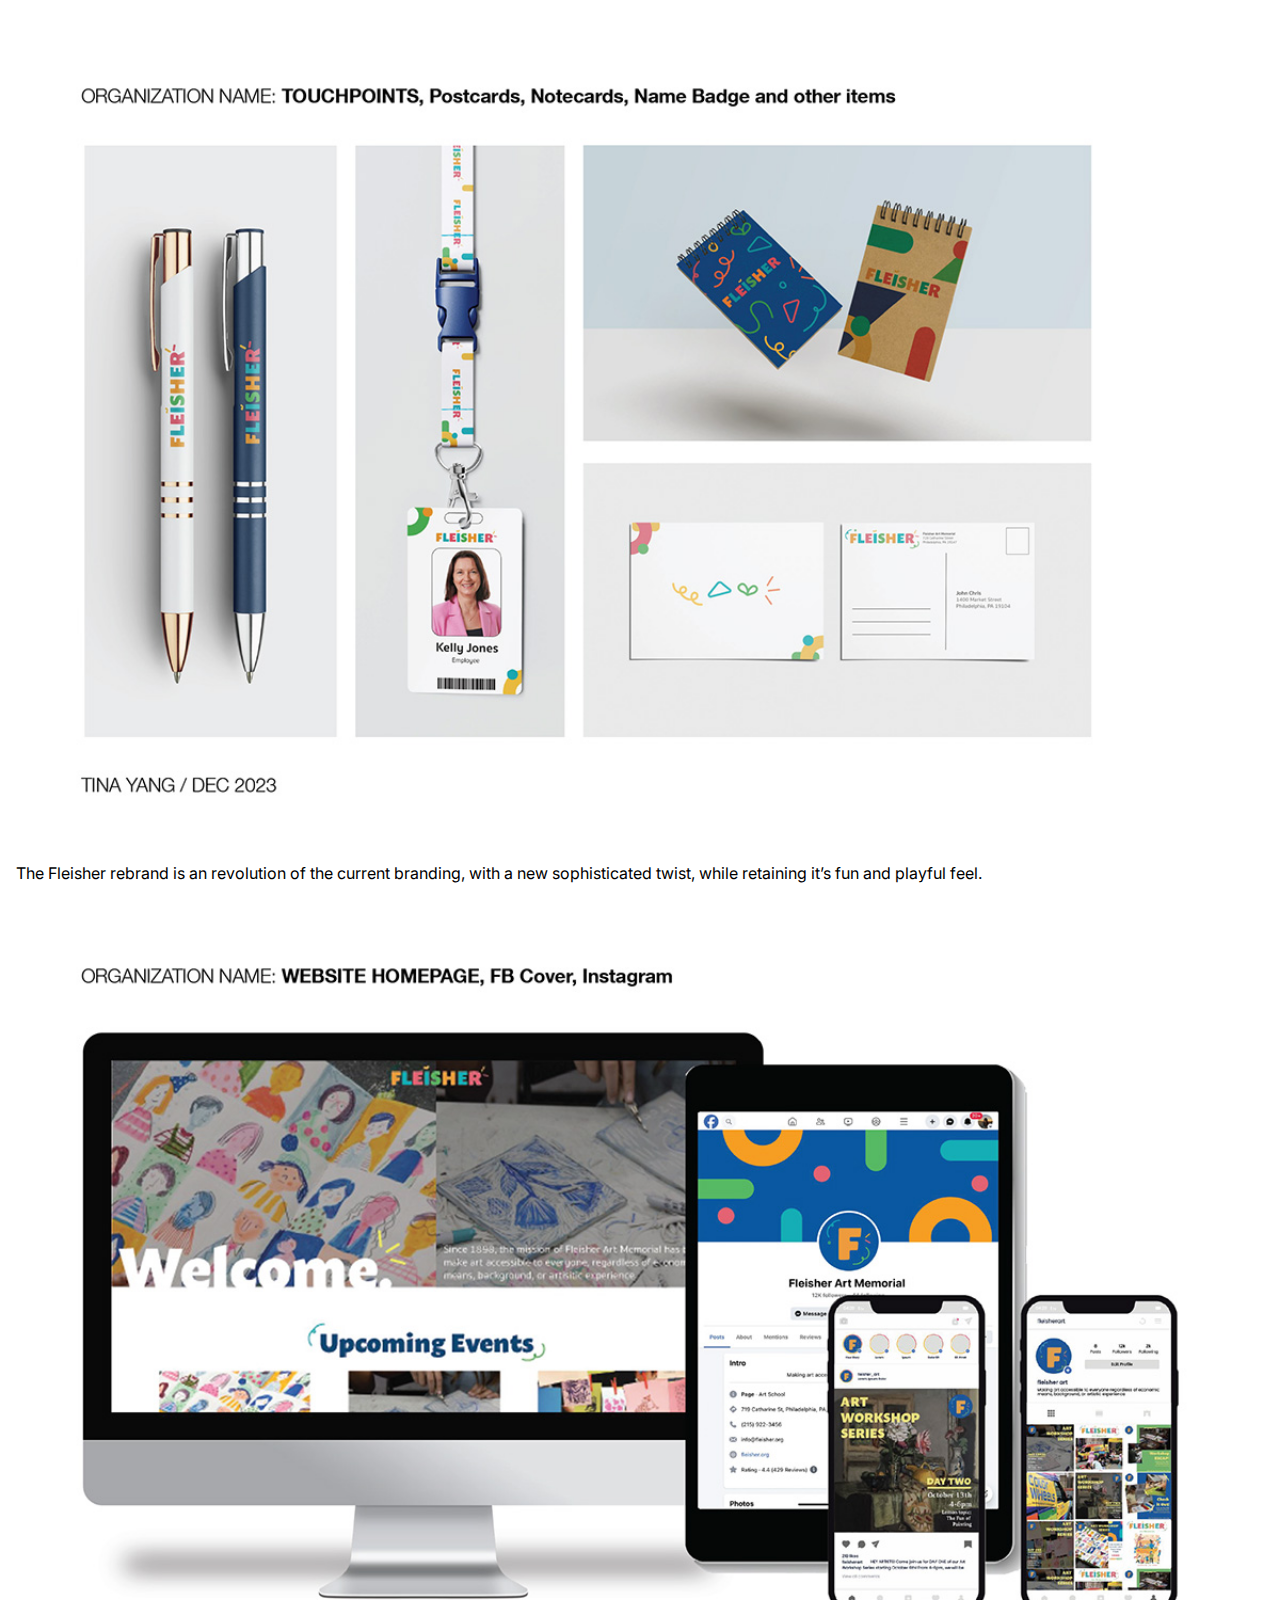
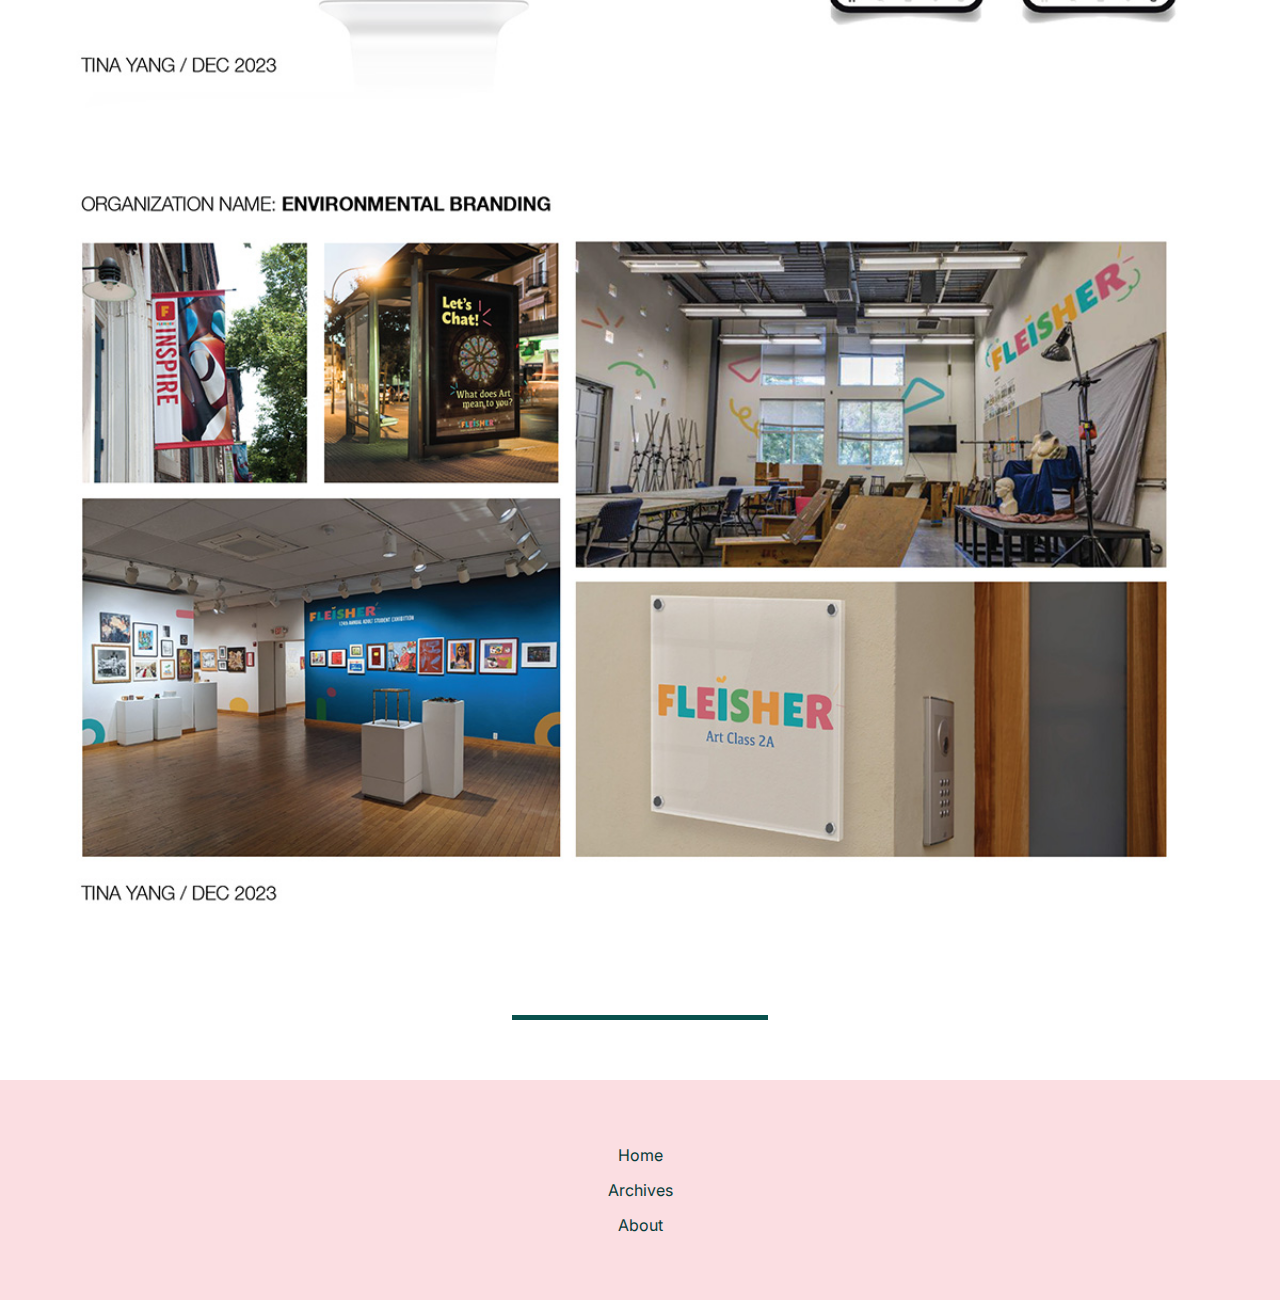
<file: deploy/fleisher.html>
<!DOCTYPE html>
<html>
    <head>
        <meta charset="UTF-8" />
        <meta name="viewport" content="width=device-width, initial-scale=1.0" />
        <title>Home - My Portfolio</title>
        <link rel="stylesheet" href="css/styles.css"/>
    </head>

<body>
    <header>
        <input type="checkbox" id="nav-toggle" class="nav-toggle" hidden />
        <label for="nav-toggle" class="nav-toggle-label">
          <span></span>
          <span></span>
          <span></span>
        </label>
        <nav>
          <ul>
            <li><a href="index.html">Home</a></li>
            <li><a href="archives.html">Archives</a></li>
            <li><a href="about.html">About</a></li>
          </ul>
        </nav>
      </header>
      
    <main>
        <img src="./images/works/fleisher-logo.jpg" alt="Fleisher Logo" />
        <div class="contain">
            <h1>Fleisher</h1>
        </div>
    </main>

    <section class="no-deco">
        <div class="contain">
            <h4 class="subheader">Arts community center — Rebrand</h4>
            <p class="spacing4">
            Established in 1857, Fleisher is a prominent and thriving arts community center, offering tuition free classes and low-cost workshops, with a priority of making art accessible for everyone, regarding economic means, background, or artistic experience.</p>
        </div>
        <img src="./images/works/fleisher1.jpg" alt="Fleisher Branding" />
        <img src="./images/works/fleisher2.jpg" alt="Fleisher Merch" />
        <div class="contain">
            <p>The Fleisher rebrand is an revolution of the current branding, with a new sophisticated twist, while retaining it’s fun and playful feel.</p>
        </div>
        <img src="./images/works/fleisher3.jpg" alt="Fleisher Socials" />
        <img src="./images/works/fleisher4.jpg" alt="Fleisher Environment" />
    </section>
    <div class="line"></div>
    <footer class="footer">
        <nav>
        <ul>
            <li> <a href="index.html">Home</a></li>
            <li> <a href="archives.html">Archives</a></li>
            <li> <a href="about.html">About</a></li>
        </ul>
        </nav>
    </footer>
</body>
</html>
</file>
<file: deploy/css/styles.css>
:root{
    --Black: rgba(0, 0, 0, 1);
  --White: rgba(255, 255, 255, 1);
  --teal: rgba(23, 99, 99, 0);
  --lightcyan: rgba (224, 255, 255);
}

@font-face {
    font-family: Inter;
    src: url('../fonts/Inter.ttf');
    font-optical-sizing: auto;
    font-weight: 100 900;
    font-size: normal;
}
@font-face {
    font-family: InterTight;
    src: url('../fonts/InterTight.ttf');
    font-optical-sizing: auto;
    font-weight: 100 900;
    font-size: normal;
}
body{
  font-family: Inter,Arial, Helvetica, sans-serif;
  margin: 0;
  text-decoration: none;
  color: black;
}
img {
    width: 100%;
    height: auto;
    display: block;
}

h1 {
  font-family: InterTight;
  font-size: 2.5rem;
  color: #09514D;
}
h2{
  color: #09514D;
  font-size: 2rem;
  margin-bottom: 0;
}

h3 {
  padding-top: 20px;
  font-family: InterTight;
  text-decoration: none;
  color: #117C76;
  font-size: 1.5rem;
}
h4{
  font-family: InterTight;
  text-decoration: none;
  color: rgb(42, 42, 42);
}

header {
    padding: 1rem;
    position: relative;
    width: 100%;
    
  }

  header label {
    cursor: pointer;
    height: 1.25rem;
    position: fixed;
    right: 1rem;
    top: 1rem;
    width: 1.625rem;
    z-index: 1001;
    
  }

  header label span {
    background-color: #0B6E69;
    border-radius: 2px;
    display: block;
    height: 3px;
    position: absolute;
    width: 100%;
    transform-origin: left;
  }

  header label span:nth-child(1) {
    top: 0;
  }

  header label span:nth-child(2) {
    top: 0.5rem;
  }

  header label span:nth-child(3) {
    top: 1rem;
  }
  
  header nav {
    background: rgb(251, 222, 226);
    height: 100vh;
    width: 18.75rem;
    position: fixed;
    right: -300px;
    top: 0;
    z-index: 1000;
  }

  header nav ul {
    list-style: none;
    margin: 0;
    text-align: center; 
    padding: 2rem;

    li {
      margin-bottom: 1rem;

      a {
        color: #083C3A;
        text-decoration: none;
      }
    }
  }
  
  /* Show nav when checkbox is checked */
  .nav-toggle:checked ~ nav {
    right: 0;
  }
  
  .nav-toggle:checked ~ .nav-toggle-label span:nth-child(1) {
    transform: rotate(45deg);
    top: -2px; /* Fix */
  }
  
  .nav-toggle:checked ~ .nav-toggle-label span:nth-child(2) {
    opacity: 0;
  }
  
  .nav-toggle:checked ~ .nav-toggle-label span:nth-child(3) {
    transform: rotate(-45deg);
  }
 
.hero-img{
    max-width: 100%
}
.email{
  margin: 0;
  padding-top: 12px;
}
.no-deco{
  text-decoration: none;
}
.hero-img{
padding-bottom: 32px;
}
.spacing{
  padding-top: 20px;
}
.spacing2{
  padding: 0;
  margin-bottom: 0;
}
.spacing3{
  padding-bottom: 20px;
}
.spacing4{
  margin-top: -10px;
  padding-bottom: 20px;
}

.contain{
  padding-left: 16px;
  padding-right: 16px;
  text-decoration: none;
  color: black;
  margin-top: 0;
}

.subheader{
text-decoration: none;
}

.line{
    height: 5px;
    background-color: #09514D;
    width: 20%;
    margin: 60px auto;
}
  .footer ul{
    background: rgb(251, 222, 226);
    font-family: Inter;
    text-decoration: none;
    list-style: none;
    text-align: center; 
    padding: 50px 10px; 
    font-size: 16px; 
  
  }
  .footer ul li {
    margin: 15px 0;
  }
  .footer a {
    text-decoration: none; 
    color: #083C3A
  }
  
  .footer a:hover {
    text-decoration: underline; 
  }
</file>
